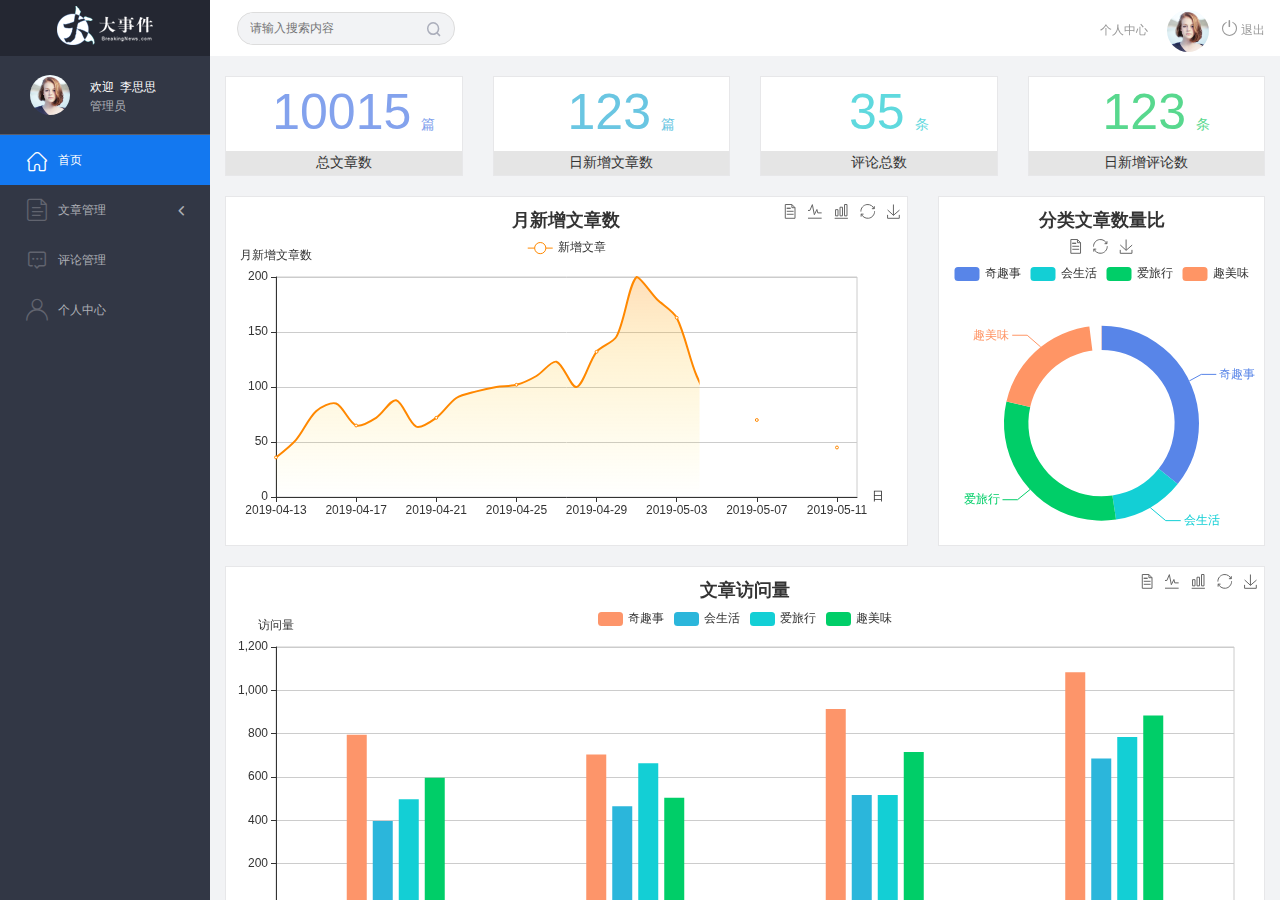
<file: initcode/web_back/index.html>
<!DOCTYPE html>
<html lang="en">

<head>
    <meta charset="UTF-8">
    <meta name="viewport" content="width=device-width, initial-scale=1.0">
    <meta http-equiv="X-UA-Compatible" content="ie=edge">
    <title>大事件-后台首页</title>
    <link rel="stylesheet" href="js/bootstrap/css/bootstrap.min.css">
    <link rel="stylesheet" href="css/reset.css">
    <link rel="stylesheet" href="css/iconfont.css">
    <link rel="stylesheet" href="css/main.css">
    <script src="js/jquery-1.12.4.min.js"></script>
</head>

<body>
    <div class="sider">
        <a href="#" class="logo"><img src="images/logo02.png" alt="logo"></a>
        <div class="user_info">
            <img src="images/2.jpg" alt="person">
            <span>欢迎&nbsp;&nbsp;李思思</span>
            <b>管理员</b>
        </div>
        <div class="menu">
            <div class="level01 active"><a href="main_count.html" target="main_frame"><i class="iconfont icon-yidiandiantubiao04"></i><span>首页</span></a></div>
            <div class="level01"><a href="#"><i class="iconfont icon-icon-article"></i><span>文章管理</span><b
                        class="iconfont icon-arrowdownl"></b></a></div>
            <ul class="level02">
                <li><a href="article_list.html" target="main_frame"><i class="iconfont icon-previewright"></i><span>文章列表</span></a></li>
                <li><a href="article_release.html" target="main_frame"><i class="iconfont icon-previewright"></i><span>发表文章</span></a></li>
                <li><a  href="article_category.html" target="main_frame"><i class="iconfont icon-previewright"></i><span>文章类别管理</span></a></li>
            </ul>

            <div class="level01"><a href="comment_list.html" target="main_frame"><i class="iconfont icon-comment"></i><span>评论管理</span></a></div>
            <div class="level01"><a  href="user.html" target="main_frame"><i class="iconfont icon-user"></i><span>个人中心</span></a></div>
        </div>
    </div>

    <div class="header_bar">        
        <form class="search_form">
            <input type="text" placeholder="请输入搜索内容">
            <i class="iconfont icon-search"></i>
        </form>
        <div class="user_center_link">
            <a href="user.html" onclick="setMenu(3,0)" target="main_frame">个人中心</a>
            <img src="images/2.jpg" alt="person">
            <a href="#"><i class="iconfont icon-tuichu"></i> 退出</a>
        </div>
    </div>

    <div class="main" id="main_body">
        <iframe src="main_count.html" frameborder="0" id="main_frame" name="main_frame" frameborder="0" scrolling="auto"></iframe>
    </div>



    <script>
        var $level01 = $('.level01');
        var $subli = $('.level02 li')
        $level01.click(function(){
            $level01.not($(this)).removeClass('active');
            $(this).addClass('active');

            if($(this).next().hasClass('level02')){
                $(this).next().slideToggle();
                $(this).find('b').toggleClass('rotate0');
            }else{
                $subli.removeClass('active'); 
            }
        })

        $subli.click(function(){
            $subli.not($(this)).removeClass('active');
            $(this).addClass('active');

            if(!$(this).parent().prev().hasClass('active')){
                $level01.removeClass('active');
                $(this).parent().prev().addClass('active');
            }
        })

        function resizeFrame(){
            var frame_w = $('#main_body').outerWidth();
			var frame_h = $('#main_body').outerHeight();
			$('#main_frame').css({'width':frame_w,'height':frame_h});
        }

        resizeFrame();

        $(window).resize(function(){
            resizeFrame();
        })


        function setMenu(m,n){
           $level01.eq(m).addClass('active').siblings().not('.level02').removeClass('active');
           if(m!=1){              
              $('.level02').slideUp(); 
           }else{
              $('.level02').slideDown();
              $('.level02').children().eq(n).addClass('active').siblings().removeClass('active');
           }
        }

    </script>

</body>
</html>
</file>
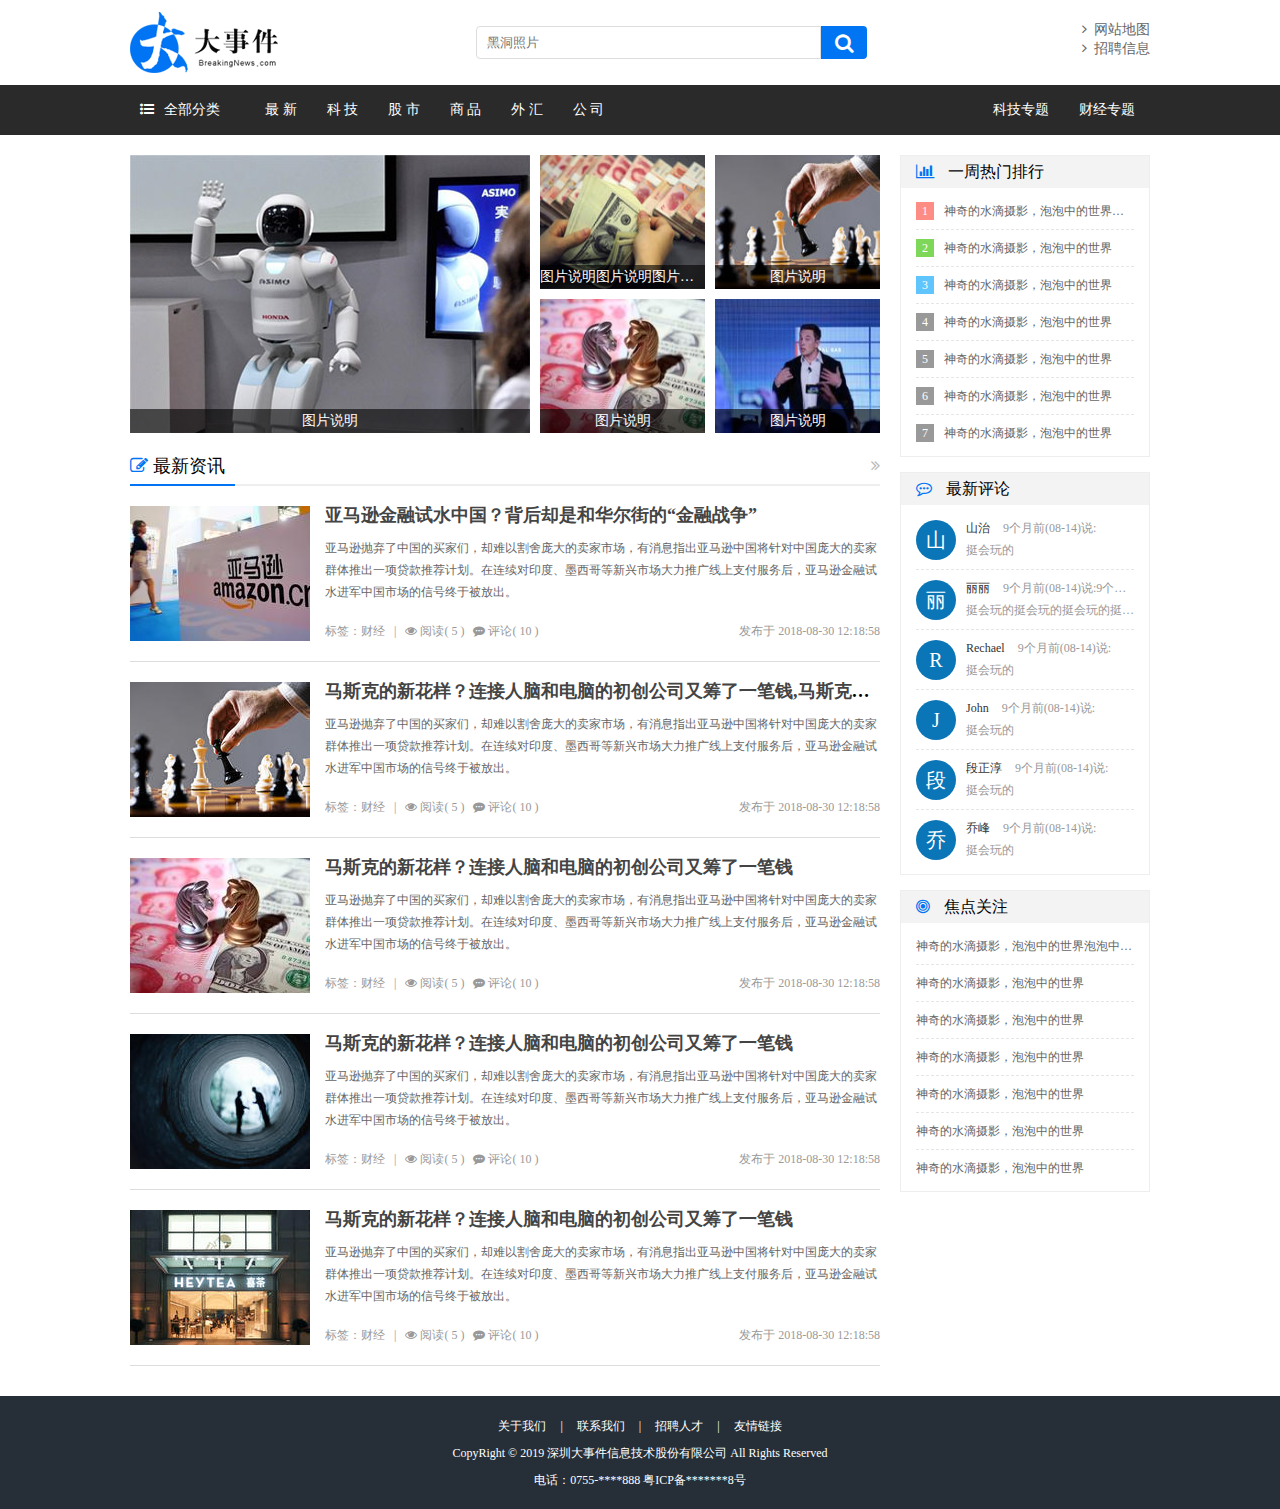
<file: initcode/web_front/index.html>
<!DOCTYPE html>
<html lang="en">

<head>
    <meta charset="UTF-8">
    <meta name="viewport" content="width=device-width, initial-scale=1.0">
    <meta http-equiv="X-UA-Compatible" content="ie=edge">
    <title>大事件-首页</title>
    <link rel="stylesheet" href="css/reset.css">
    <link rel="stylesheet" href="css/font-awesome.min.css">
    <link rel="stylesheet" href="css/main.css">
</head>

<body>
    <div class="header">
        <a href="#" class="logo fl"><img src="images/logo.png" alt="logo"></a>
        <div class="search_form fl">
            <input type="text" class="search_txt" placeholder="黑洞照片">
            <button class="search_btn"><i class="fa fa-search"></i></button>
        </div>
        <div class="link_info fr">
            <a href="#"><i class="fa fa-angle-right"></i>&nbsp;&nbsp;网站地图</a><br>
            <a href="#"><i class="fa fa-angle-right"></i>&nbsp;&nbsp;招聘信息</a>
        </div>
    </div>

    <div class="menu_con">
        <div class="menu">
            <div class="menu_collapse fl">
                <a href="javascript:;" class="level_one"><i class="fa fa-list-ul"></i>全部分类</a>
                <ul class="level_two">
                    <li class="up"></li>
                    <li><a href="#">最 新</a></li>
                    <li><a href="#">科 技</a></li>
                    <li><a href="#">股 市</a></li>
                    <li><a href="#">商 品</a></li>
                    <li><a href="#">外 汇</a></li>
                    <li><a href="#">公 司</a></li>
                </ul>
            </div>
            <ul class="left_menu fl">
                <li><a href="#">最 新</a></li>
                <li><a href="#">科 技</a></li>
                <li><a href="#">股 市</a></li>
                <li><a href="#">商 品</a></li>
                <li><a href="#">外 汇</a></li>
                <li><a href="#">公 司</a></li>
            </ul>
            <ul class="right_menu fr">
                <li><a href="#">科技专题</a></li>
                <li><a href="#">财经专题</a></li>
            </ul>
        </div>
    </div>

    <div class="main_con clearfix">
        <div class="left_con">
            <ul class="focus_list">
                <li class="first">
                    <a href="#"><img src="images/pic01.jpg" alt=""></a>
                    <p>图片说明</p>
                </li>
                <li>
                    <a href="#"><img src="images/pic02.jpg" alt=""></a>
                    <p>图片说明图片说明图片说明图片说明图片说明图片说明图片说明图片说明图片说明</p>
                </li>
                <li>
                    <a href="#"><img src="images/pic03.jpg" alt=""></a>
                    <p>图片说明</p>
                </li>
                <li>
                    <a href="#"><img src="images/pic05.jpg" alt=""></a>
                    <p>图片说明</p>
                </li>
                <li>
                    <a href="#"><img src="images/pic06.jpg" alt=""></a>
                    <p>图片说明</p>
                </li>
            </ul>

            <div class="common_title">
                <h3><i class="fa fa-edit"></i> 最新资讯</h3>
                <a href="#" class="more"><i class="fa fa-angle-double-right"></i></a>
            </div>

            <div class="common_news_list">
                <a href="#" class="list_pic"><img src="images/pic09.jpg" alt=""></a>
                <h4><a href="#">亚马逊金融试水中国？背后却是和华尔街的“金融战争” </a></h4>
                <p>亚马逊抛弃了中国的买家们，却难以割舍庞大的卖家市场，有消息指出亚马逊中国将针对中国庞大的卖家群体推出一项贷款推荐计划。在连续对印度、墨西哥等新兴市场大力推广线上支付服务后，亚马逊金融试水进军中国市场的信号终于被放出。
                </p>
                <div class="new_info">
                    <span>标签：财经&nbsp;&nbsp;&nbsp;|&nbsp;&nbsp;&nbsp;<i class="fa fa-eye"></i>&nbsp;阅读( 5
                        )&nbsp;&nbsp;&nbsp;<i class="fa fa-commenting"></i>&nbsp;评论( 10 )</span>
                    <b>发布于 2018-08-30 12:18:58</b>
                </div>
            </div>

            <div class="common_news_list">
                <a href="#" class="list_pic"><img src="images/pic03.jpg" alt=""></a>
                <h4><a href="#">马斯克的新花样？连接人脑和电脑的初创公司又筹了一笔钱,马斯克的新花样？连接人脑和电脑的初创公司又筹了一笔钱</a></h4>
                <p>亚马逊抛弃了中国的买家们，却难以割舍庞大的卖家市场，有消息指出亚马逊中国将针对中国庞大的卖家群体推出一项贷款推荐计划。在连续对印度、墨西哥等新兴市场大力推广线上支付服务后，亚马逊金融试水进军中国市场的信号终于被放出。
                </p>
                <div class="new_info">
                    <span>标签：财经&nbsp;&nbsp;&nbsp;|&nbsp;&nbsp;&nbsp;<i class="fa fa-eye"></i>&nbsp;阅读( 5
                        )&nbsp;&nbsp;&nbsp;<i class="fa fa-commenting"></i>&nbsp;评论( 10 )</span>
                    <b>发布于 2018-08-30 12:18:58</b>
                </div>
            </div>

            <div class="common_news_list">
                <a href="#" class="list_pic"><img src="images/pic05.jpg" alt=""></a>
                <h4><a href="#">马斯克的新花样？连接人脑和电脑的初创公司又筹了一笔钱</a></h4>
                <p>亚马逊抛弃了中国的买家们，却难以割舍庞大的卖家市场，有消息指出亚马逊中国将针对中国庞大的卖家群体推出一项贷款推荐计划。在连续对印度、墨西哥等新兴市场大力推广线上支付服务后，亚马逊金融试水进军中国市场的信号终于被放出。
                </p>
                <div class="new_info">
                    <span>标签：财经&nbsp;&nbsp;&nbsp;|&nbsp;&nbsp;&nbsp;<i class="fa fa-eye"></i>&nbsp;阅读( 5
                        )&nbsp;&nbsp;&nbsp;<i class="fa fa-commenting"></i>&nbsp;评论( 10 )</span>
                    <b>发布于 2018-08-30 12:18:58</b>
                </div>
            </div>

            <div class="common_news_list">
                <a href="#" class="list_pic"><img src="images/pic07.jpg" alt=""></a>
                <h4><a href="#">马斯克的新花样？连接人脑和电脑的初创公司又筹了一笔钱</a></h4>
                <p>亚马逊抛弃了中国的买家们，却难以割舍庞大的卖家市场，有消息指出亚马逊中国将针对中国庞大的卖家群体推出一项贷款推荐计划。在连续对印度、墨西哥等新兴市场大力推广线上支付服务后，亚马逊金融试水进军中国市场的信号终于被放出。
                </p>
                <div class="new_info">
                    <span>标签：财经&nbsp;&nbsp;&nbsp;|&nbsp;&nbsp;&nbsp;<i class="fa fa-eye"></i>&nbsp;阅读( 5
                        )&nbsp;&nbsp;&nbsp;<i class="fa fa-commenting"></i>&nbsp;评论( 10 )</span>
                    <b>发布于 2018-08-30 12:18:58</b>
                </div>
            </div>

            <div class="common_news_list">
                <a href="#" class="list_pic"><img src="images/pic10.jpg" alt=""></a>
                <h4><a href="#">马斯克的新花样？连接人脑和电脑的初创公司又筹了一笔钱</a></h4>
                <p>亚马逊抛弃了中国的买家们，却难以割舍庞大的卖家市场，有消息指出亚马逊中国将针对中国庞大的卖家群体推出一项贷款推荐计划。在连续对印度、墨西哥等新兴市场大力推广线上支付服务后，亚马逊金融试水进军中国市场的信号终于被放出。
                </p>
                <div class="new_info">
                    <span>标签：财经&nbsp;&nbsp;&nbsp;|&nbsp;&nbsp;&nbsp;<i class="fa fa-eye"></i>&nbsp;阅读( 5
                        )&nbsp;&nbsp;&nbsp;<i class="fa fa-commenting"></i>&nbsp;评论( 10 )</span>
                    <b>发布于 2018-08-30 12:18:58</b>
                </div>
            </div>

        </div>
        <div class="right_con">
            <div class="common_wrap">
                <h3><i class="fa fa-bar-chart"></i> 一周热门排行</h3>
                <ul class="content_list">
                    <li><span class="first">1</span><a href="#">神奇的水滴摄影，泡泡中的世界泡泡中的世界</a></li>
                    <li><span class="second">2</span><a href="#">神奇的水滴摄影，泡泡中的世界</a></li>
                    <li><span class="third">3</span><a href="#">神奇的水滴摄影，泡泡中的世界</a></li>
                    <li><span>4</span><a href="#">神奇的水滴摄影，泡泡中的世界</a></li>
                    <li><span>5</span><a href="#">神奇的水滴摄影，泡泡中的世界</a></li>
                    <li><span>6</span><a href="#">神奇的水滴摄影，泡泡中的世界</a></li>
                    <li><span>7</span><a href="#">神奇的水滴摄影，泡泡中的世界</a></li>
                </ul>
            </div>
            <div class="common_wrap">
                <h3><i class="fa fa-commenting-o"></i> 最新评论</h3>
                <ul class="content_list comment_list">
                    <li>
                        <span>山</span>
                        <b><em>山治</em> 9个月前(08-14)说:</b>
                        <strong>挺会玩的</strong>
                    </li>
                    <li>
                        <span>丽</span>
                        <b><em>丽丽</em> 9个月前(08-14)说:9个月前(08-14)说:9个月前(08-14)说:</b>
                        <strong>挺会玩的挺会玩的挺会玩的挺会玩的</strong>
                    </li>
                    <li>
                        <span>R</span>
                        <b><em>Rechael</em> 9个月前(08-14)说:</b>
                        <strong>挺会玩的</strong>
                    </li>
                    <li>
                        <span>J</span>
                        <b><em>John</em> 9个月前(08-14)说:</b>
                        <strong>挺会玩的</strong>
                    </li>
                    <li>
                        <span>段</span>
                        <b><em>段正淳</em> 9个月前(08-14)说:</b>
                        <strong>挺会玩的</strong>
                    </li>
                    <li>
                        <span>乔</span>
                        <b><em>乔峰</em> 9个月前(08-14)说:</b>
                        <strong>挺会玩的</strong>
                    </li>
                </ul>
            </div>
            <div class="common_wrap">
                <h3><i class="fa fa-bullseye"></i> 焦点关注</h3>
                <ul class="content_list guanzhu_list">
                    <li><a href="#">神奇的水滴摄影，泡泡中的世界泡泡中的世界</a></li>
                    <li><a href="#">神奇的水滴摄影，泡泡中的世界</a></li>
                    <li><a href="#">神奇的水滴摄影，泡泡中的世界</a></li>
                    <li><a href="#">神奇的水滴摄影，泡泡中的世界</a></li>
                    <li><a href="#">神奇的水滴摄影，泡泡中的世界</a></li>
                    <li><a href="#">神奇的水滴摄影，泡泡中的世界</a></li>
                    <li><a href="#">神奇的水滴摄影，泡泡中的世界</a></li>
                </ul>
            </div>
        </div>
    </div>

    <div class="footer clearfix">
        <div class="foot_link">
            <a href="#">关于我们</a>
            <span>|</span>
            <a href="#">联系我们</a>
            <span>|</span>
            <a href="#">招聘人才</a>
            <span>|</span>
            <a href="#">友情链接</a>		
        </div>
        <p>CopyRight © 2019 深圳大事件信息技术股份有限公司   All Rights Reserved</p>
        <p>电话：0755-****888    粤ICP备*******8号</p>
    </div>

</body>

</html>
</file>
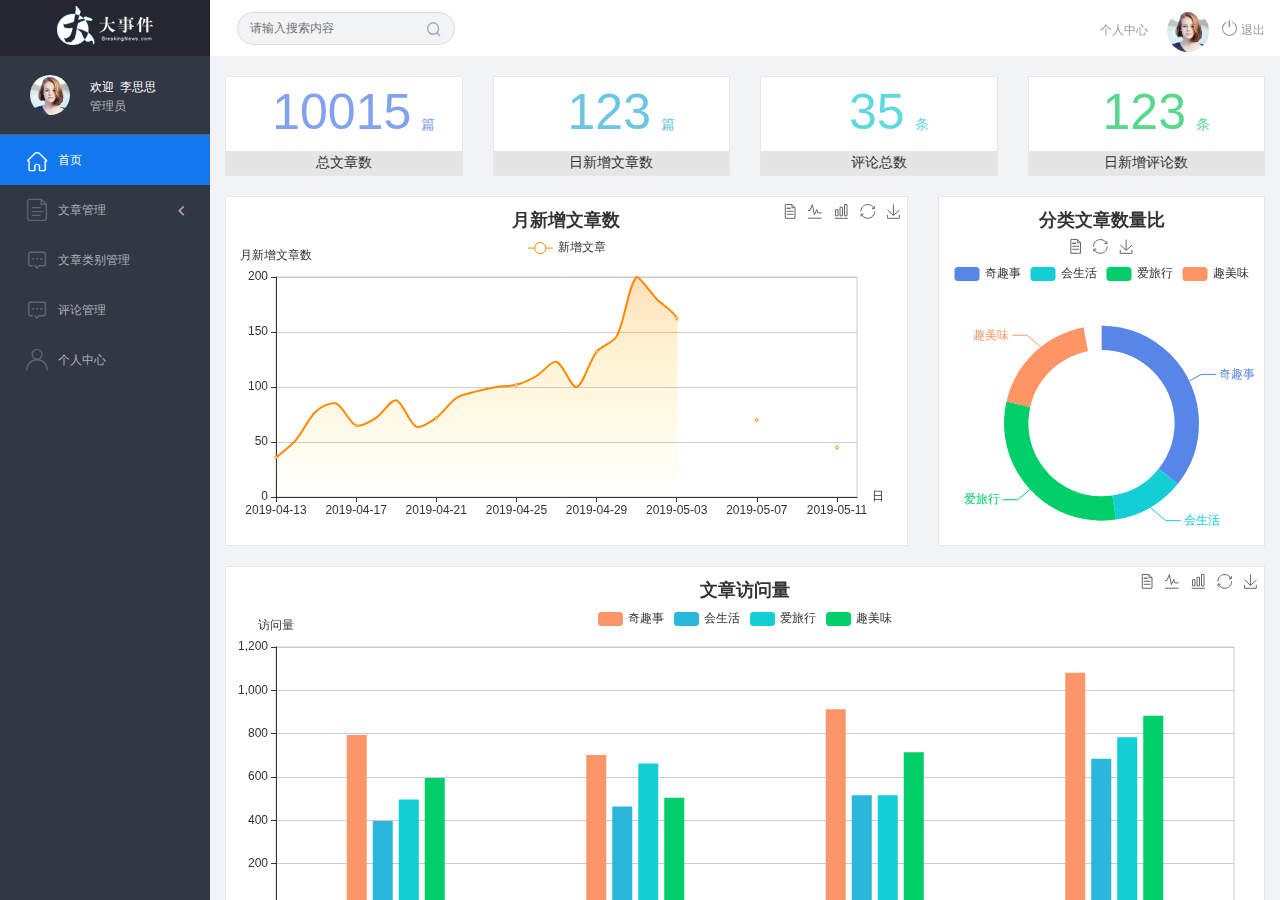
<file: source/web_back/index.html>
<!DOCTYPE html>
<html lang="en">

<head>
    <meta charset="UTF-8">
    <meta name="viewport" content="width=device-width, initial-scale=1.0">
    <meta http-equiv="X-UA-Compatible" content="ie=edge">
    <title>大事件-后台首页</title>
    <link rel="stylesheet" href="js/bootstrap/css/bootstrap.min.css">
    <link rel="stylesheet" href="css/reset.css">
    <link rel="stylesheet" href="css/iconfont.css">
    <link rel="stylesheet" href="css/main.css">
    
</head>

<body>
    <div class="sider">
        <a href="./index.html" class="logo"><img src="images/logo02.png" alt="logo"></a>
        <div class="user_info">
            <img class="userImg" src="images/2.jpg" alt="person">
            <span>欢迎&nbsp;&nbsp;<i id="userName" style="font-style: normal;">李思思</i></span>
            <b>管理员</b>
        </div>
        <div class="menu">
            <div class="level01 active"><a href="main_count.html" target="main_frame"><i class="iconfont icon-yidiandiantubiao04"></i><span>首页</span></a></div>
            <div class="level01"><a href="#"><i class="iconfont icon-icon-article"></i><span>文章管理</span><b
                        class="iconfont icon-arrowdownl"></b></a></div>
            <ul class="level02">
                <li><a href="article_list.html" target="main_frame"><i class="iconfont icon-previewright"></i><span>文章列表</span></a></li>
                <li><a href="article_release.html" target="main_frame"><i class="iconfont icon-previewright"></i><span>发表文章</span></a></li>
            </ul>
            <div></div>
            <div class="level01"><a href="article_category.html" target="main_frame"><i class="iconfont icon-comment"></i><span>文章类别管理</span></a></div>
            <div class="level01"><a href="comment_list.html" target="main_frame"><i class="iconfont icon-comment"></i><span>评论管理</span></a></div>
            <div class="level01"><a  href="user.html" target="main_frame"><i class="iconfont icon-user"></i><span>个人中心</span></a></div>
        </div>
    </div>

    <div class="header_bar">        
        <form class="search_form">
            <input type="text" placeholder="请输入搜索内容">
            <i class="iconfont icon-search"></i>
        </form>
        <div class="user_center_link">
            <a href="user.html" onclick="setMenu(3,0)" target="main_frame">个人中心</a>
            <img class="userImg" src="images/2.jpg" alt="person">
            <a href="javascript:;" id="btnLogout"><i class="iconfont icon-tuichu"></i> 退出</a>
        </div>
    </div>

    <div class="main" id="main_body">
        <iframe src="main_count.html" frameborder="0" id="main_frame" name="main_frame" frameborder="0" scrolling="auto"></iframe>
    </div>
    <script src="js/jquery-1.12.4.min.js"></script>
    <script>
        var $level01 = $('.level01');
        var $subli = $('.level02 li')
        $level01.click(function(){
            $level01.not($(this)).removeClass('active');
            $(this).addClass('active');

            if($(this).next().hasClass('level02')){
                $(this).next().slideToggle();
                $(this).find('b').toggleClass('rotate0');
            }else{
                $subli.removeClass('active'); 
            }
        })

        $subli.click(function(){
            $subli.not($(this)).removeClass('active');
            $(this).addClass('active');

            if(!$(this).parent().prev().hasClass('active')){
                $level01.removeClass('active');
                $(this).parent().prev().addClass('active');
            }
        })

        function resizeFrame(){
            var frame_w = $('#main_body').outerWidth();
			var frame_h = $('#main_body').outerHeight();
			$('#main_frame').css({'width':frame_w,'height':frame_h});
        }

        resizeFrame();

        $(window).resize(function(){
            resizeFrame();
        })


        function setMenu(m,n){
           $level01.eq(m).addClass('active').siblings().not('.level02').removeClass('active');
           if(m!=1){              
              $('.level02').slideUp(); 
           }else{
              $('.level02').slideDown();
              $('.level02').children().eq(n).addClass('active').siblings().removeClass('active');
           }
        }

    </script>
    <script src="./js/utils/config.js"></script>
    <script src="./js/utils/user.js"></script>
    <script>
        // 获取并显示用户的信息
        user.getInfo().then(function(res){
            // 期望是：user.getInfo只负责去发请求，取数据(不负责如何加工数据)。
            // 取数据回来传给res这个参数,并执行回调函数
            console.log(res)
            if(res.code === 200){
                $(".userImg").prop('src', res.data.user_pic)
                $('#userName').text(res.data.nickname)
            }
        })


        // 用户退出
        $('#btnLogout').click(function() {
            // $.post(地址，参数，回调)
            user.logout().then(function(res){
                console.log(res)
                if(res.code === 200){
                    // 退出, 回到登陆页
                    window.location.href = "./login.html"
                } 
            })
        })
    </script>
</body>
</html>
</file>
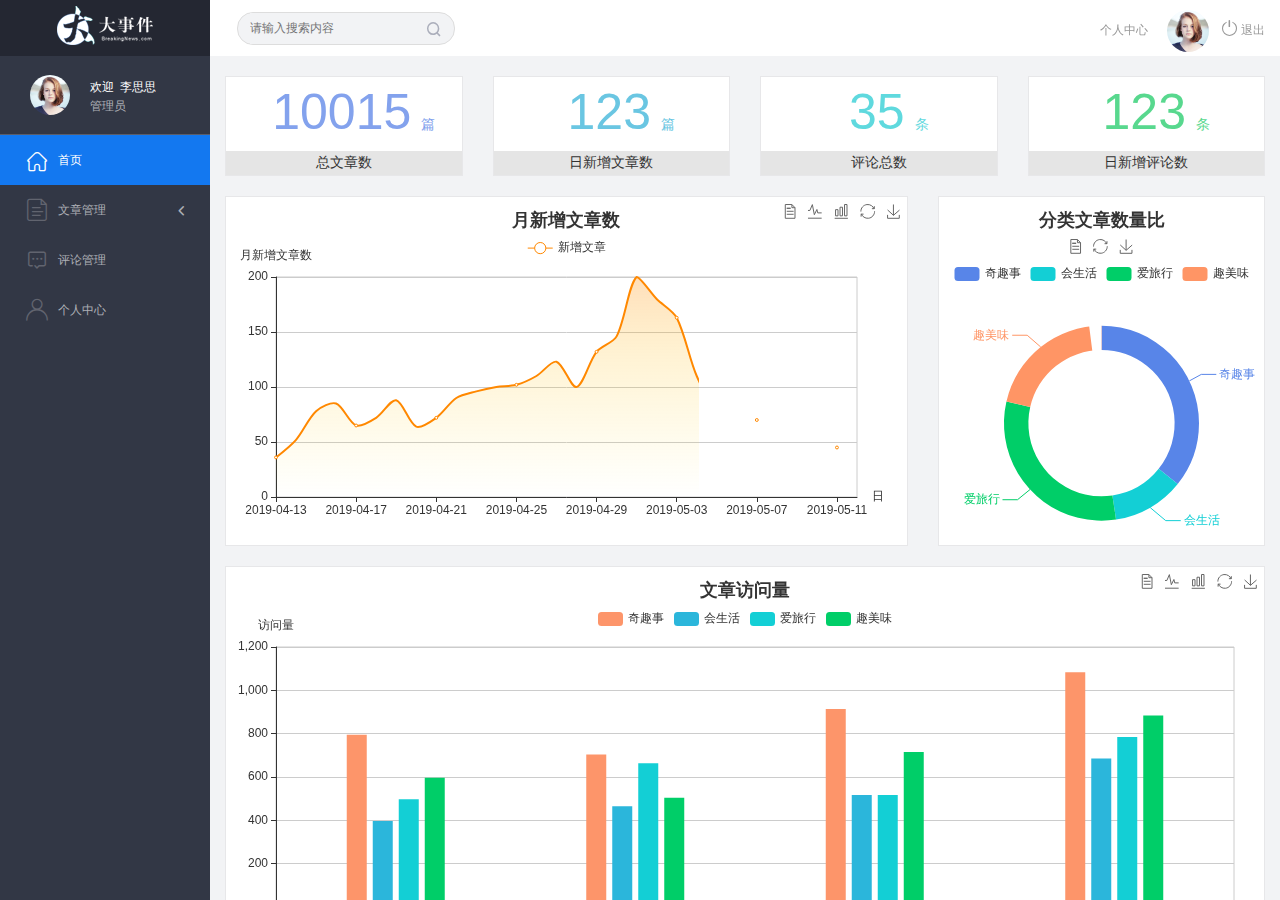
<file: source/bigevent/web_back/index.html>
<!DOCTYPE html>
<html lang="en">

<head>
    <meta charset="UTF-8">
    <meta name="viewport" content="width=device-width, initial-scale=1.0">
    <meta http-equiv="X-UA-Compatible" content="ie=edge">
    <title>大事件-后台首页</title>
    <link rel="stylesheet" href="js/bootstrap/css/bootstrap.min.css">
    <link rel="stylesheet" href="css/reset.css">
    <link rel="stylesheet" href="css/iconfont.css">
    <link rel="stylesheet" href="css/main.css">
    
</head>

<body>
    <div class="sider">
        <a href="#" class="logo"><img src="images/logo02.png" alt="logo"></a>
        <div class="user_info">
            <img class="userImg" src="images/2.jpg" alt="person">
            <span>欢迎&nbsp;&nbsp;<i id="userName" style="font-style: normal;">李思思</i></span>
            <b>管理员</b>
        </div>
        <div class="menu">
            <div class="level01 active"><a href="main_count.html" target="main_frame"><i class="iconfont icon-yidiandiantubiao04"></i><span>首页</span></a></div>
            <div class="level01"><a href="#"><i class="iconfont icon-icon-article"></i><span>文章管理</span><b
                        class="iconfont icon-arrowdownl"></b></a></div>
            <ul class="level02">
                <li><a href="article_list.html" target="main_frame"><i class="iconfont icon-previewright"></i><span>文章列表</span></a></li>
                <li><a href="article_release.html" target="main_frame"><i class="iconfont icon-previewright"></i><span>发表文章</span></a></li>
                <li><a  href="article_category.html" target="main_frame"><i class="iconfont icon-previewright"></i><span>文章类别管理</span></a></li>
            </ul>

            <div class="level01"><a href="comment_list.html" target="main_frame"><i class="iconfont icon-comment"></i><span>评论管理</span></a></div>
            <div class="level01"><a  href="user.html" target="main_frame"><i class="iconfont icon-user"></i><span>个人中心</span></a></div>
        </div>
    </div>

    <div class="header_bar">        
        <form class="search_form">
            <input type="text" placeholder="请输入搜索内容">
            <i class="iconfont icon-search"></i>
        </form>
        <div class="user_center_link">
            <a href="user.html" onclick="setMenu(3,0)" target="main_frame">个人中心</a>
            <img class="userImg" src="images/2.jpg" alt="person">
            <a href="javascript:;" id="btnLogout"><i class="iconfont icon-tuichu"></i> 退出</a>
        </div>
    </div>

    <div class="main" id="main_body">
        <iframe src="main_count.html" frameborder="0" id="main_frame" name="main_frame" frameborder="0" scrolling="auto"></iframe>
    </div>
    <script src="js/jquery-1.12.4.min.js"></script>
    <script>
        var $level01 = $('.level01');
        var $subli = $('.level02 li')
        $level01.click(function(){
            $level01.not($(this)).removeClass('active');
            $(this).addClass('active');

            if($(this).next().hasClass('level02')){
                $(this).next().slideToggle();
                $(this).find('b').toggleClass('rotate0');
            }else{
                $subli.removeClass('active'); 
            }
        })

        $subli.click(function(){
            $subli.not($(this)).removeClass('active');
            $(this).addClass('active');

            if(!$(this).parent().prev().hasClass('active')){
                $level01.removeClass('active');
                $(this).parent().prev().addClass('active');
            }
        })

        function resizeFrame(){
            var frame_w = $('#main_body').outerWidth();
			var frame_h = $('#main_body').outerHeight();
			$('#main_frame').css({'width':frame_w,'height':frame_h});
        }

        resizeFrame();

        $(window).resize(function(){
            resizeFrame();
        })


        function setMenu(m,n){
           $level01.eq(m).addClass('active').siblings().not('.level02').removeClass('active');
           if(m!=1){              
              $('.level02').slideUp(); 
           }else{
              $('.level02').slideDown();
              $('.level02').children().eq(n).addClass('active').siblings().removeClass('active');
           }
        }

    </script>
    <script src="./js/utils/config.js"></script>
    <script src="./js/utils/user.js"></script>
    <script>
        // $.ajax({
        //     success:function(res){

        //     }
        // })
        // 获取并显示用户的信息
        user.getInfo(function(res){
            // 期望是：user.getInfo只负责去发请求，取数据(不负责如何加工数据)。
            // 取数据回来传给res这个参数,并执行回调函数
            console.log(res)
            if(res.code === 200){
                $(".userImg").prop('src', res.data.user_pic)
                $('#userName').text(res.data.nickname)
            }
        })


        // 用户退出
        $('#btnLogout').click(function() {
            // $.post(地址，参数，回调)
            user.logout(function(res){
                console.log(res)
                if(res.code === 200){
                    // 退出, 回到登陆页
                    window.location.href = "./login.html"
                } 
            })
        })
    </script>
</body>
</html>
</file>
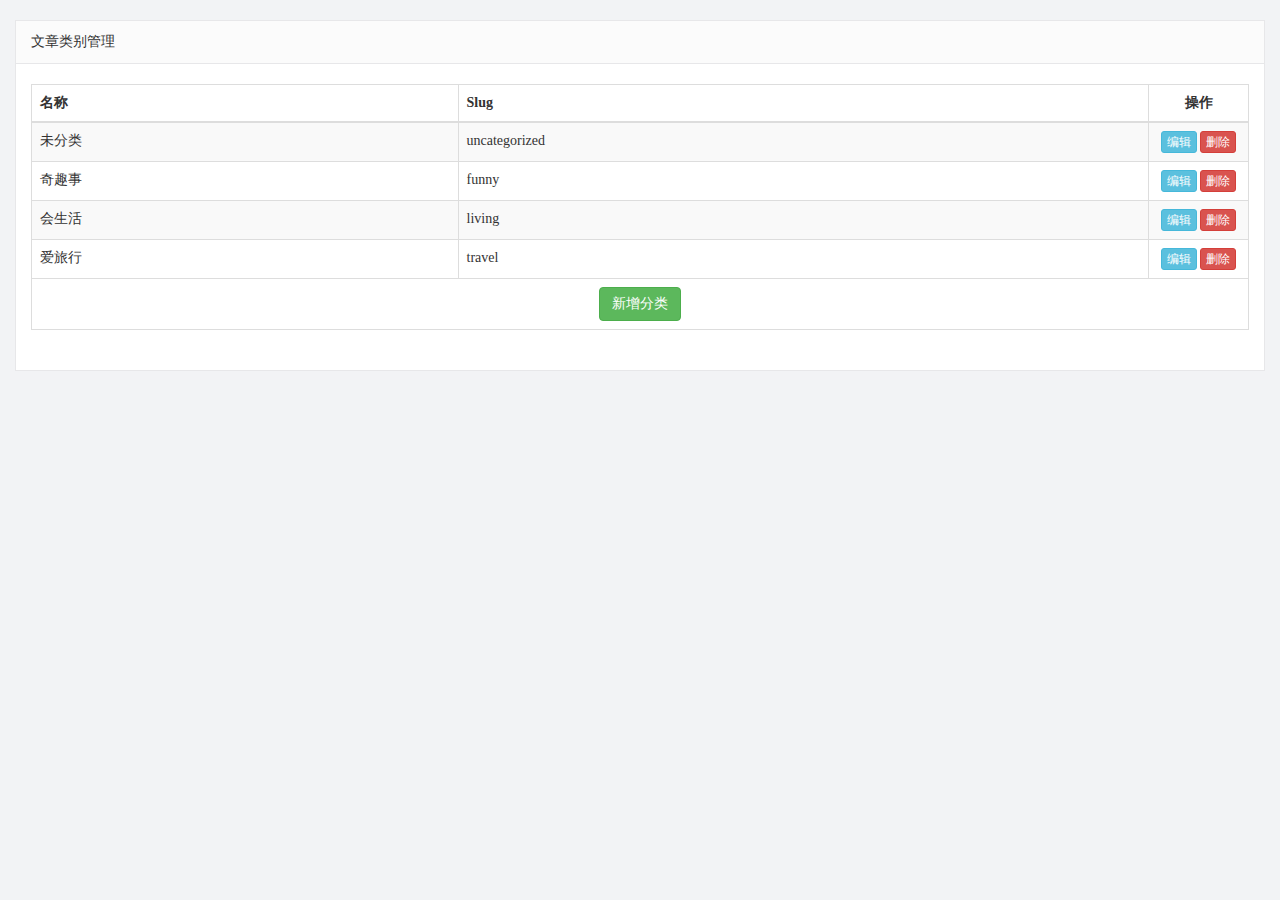
<file: initcode/web_back/article_category.html>
<!DOCTYPE html>
<html lang="en">

<head>
    <meta charset="UTF-8">
    <meta name="viewport" content="width=device-width, initial-scale=1.0">
    <meta http-equiv="X-UA-Compatible" content="ie=edge">
    <title>文章列表</title>
    <link rel="stylesheet" href="js/bootstrap/css/bootstrap.min.css">
    <link rel="stylesheet" href="css/reset.css">
    <link rel="stylesheet" href="css/iconfont.css">
    <link rel="stylesheet" href="css/main.css">
    <script src="js/jquery-1.12.4.min.js"></script>
    <script src="js/bootstrap/js/bootstrap.min.js"></script>
</head>

<body>
    <div class="container-fluid">
        <div class="common_title">
            文章类别管理
        </div>
        <div class="container-fluid common_con">
            <table class="table table-striped table-bordered table-hover mp20 category_table">
                <thead>
                    <tr>
                        <th>名称</th>
                        <th>Slug</th>
                        <th class="text-center" width="100">操作</th>
                    </tr>
                </thead>
                <tbody>
                    <tr>
                        <td>未分类</td>
                        <td>uncategorized</td>
                        <td class="text-center">
                            <a href="javascript:editTr({&quot;id&quot;:&quot;1&quot;,&quot;slug&quot;:&quot;uncategorized&quot;,&quot;name&quot;:&quot;未分类&quot;});"
                                class="btn btn-info btn-xs">编辑</a>
                            <a href="javascript:deleteTr( 1 );" class="btn btn-danger btn-xs">删除</a>
                        </td>
                    </tr>

                    <tr>
                        <td>奇趣事</td>
                        <td>funny</td>
                        <td class="text-center">
                            <a href="javascript:editTr({&quot;id&quot;:&quot;2&quot;,&quot;slug&quot;:&quot;funny&quot;,&quot;name&quot;:&quot;奇趣事&quot;});"
                                class="btn btn-info btn-xs">编辑</a>
                            <a href="javascript:deleteTr( 2 );" class="btn btn-danger btn-xs">删除</a>
                        </td>
                    </tr>

                    <tr>
                        <td>会生活</td>
                        <td>living</td>
                        <td class="text-center">
                            <a href="javascript:editTr({&quot;id&quot;:&quot;3&quot;,&quot;slug&quot;:&quot;living&quot;,&quot;name&quot;:&quot;会生活&quot;});"
                                class="btn btn-info btn-xs">编辑</a>
                            <a href="javascript:deleteTr( 3 );" class="btn btn-danger btn-xs">删除</a>
                        </td>
                    </tr>

                    <tr>
                        <td>爱旅行</td>
                        <td>travel</td>
                        <td class="text-center">
                            <a href="javascript:editTr({&quot;id&quot;:&quot;4&quot;,&quot;slug&quot;:&quot;travel&quot;,&quot;name&quot;:&quot;爱旅行&quot;});"
                                class="btn btn-info btn-xs">编辑</a>
                            <a href="javascript:deleteTr( 4 );" class="btn btn-danger btn-xs">删除</a>
                        </td>
                    </tr>
                </tbody>
                <tfoot>
                    <tr>
                        <td colspan="3" class="text-center">
                            <a href="#" class="btn btn-success" data-toggle="modal" data-target="#addModal">新增分类</a>
                        </td>
                    </tr>
                </tfoot>
            </table>
        </div>
    </div>

    <div class="modal fade" id="addModal" >
        <div class="modal-dialog" role="document">
          <div class="modal-content">
            <div class="modal-header">
              <button type="button" class="close" data-dismiss="modal" aria-label="Close"></button>
              <h4 class="modal-title">新增分类</h4>
            </div>
            <div class="modal-body">
              <form>
                <div class="form-group">
                  <label for="recipient-name" class="control-label">分类名称:</label>
                  <input type="text" class="form-control" id="recipient-name">
                </div>
                <div class="form-group">
                  <label for="message-text" class="control-label">分类别名:</label>
                  <input type="text" class="form-control" id="recipient-name">
                </div>
              </form>
            </div>
            <div class="modal-footer">
              <button type="button" class="btn btn-default" id="model_shutoff">关闭</button>
              <button type="button" class="btn btn-primary" id="model_add">新增</button>
            </div>
          </div>
        </div>
      </div>

      <script>
          $('#addModal').modal({
            show:false,
            backdrop:false
          });

          $('#model_shutoff').click(function(){
            alert('shutoff');
            $('#addModal').modal('hide');
          });

          $('#model_add').click(function(){
            alert('add');
            $('#addModal').modal('hide');
          });

          $('.category_table').delegate('a','click',function(){
              if($(this).hasClass('btn-info')){
                $('#addModal .modal-title').html('修改分类名称');
                $('#addModal').modal('show');
              }
          })      
      </script>

</body>

</html>
</file>
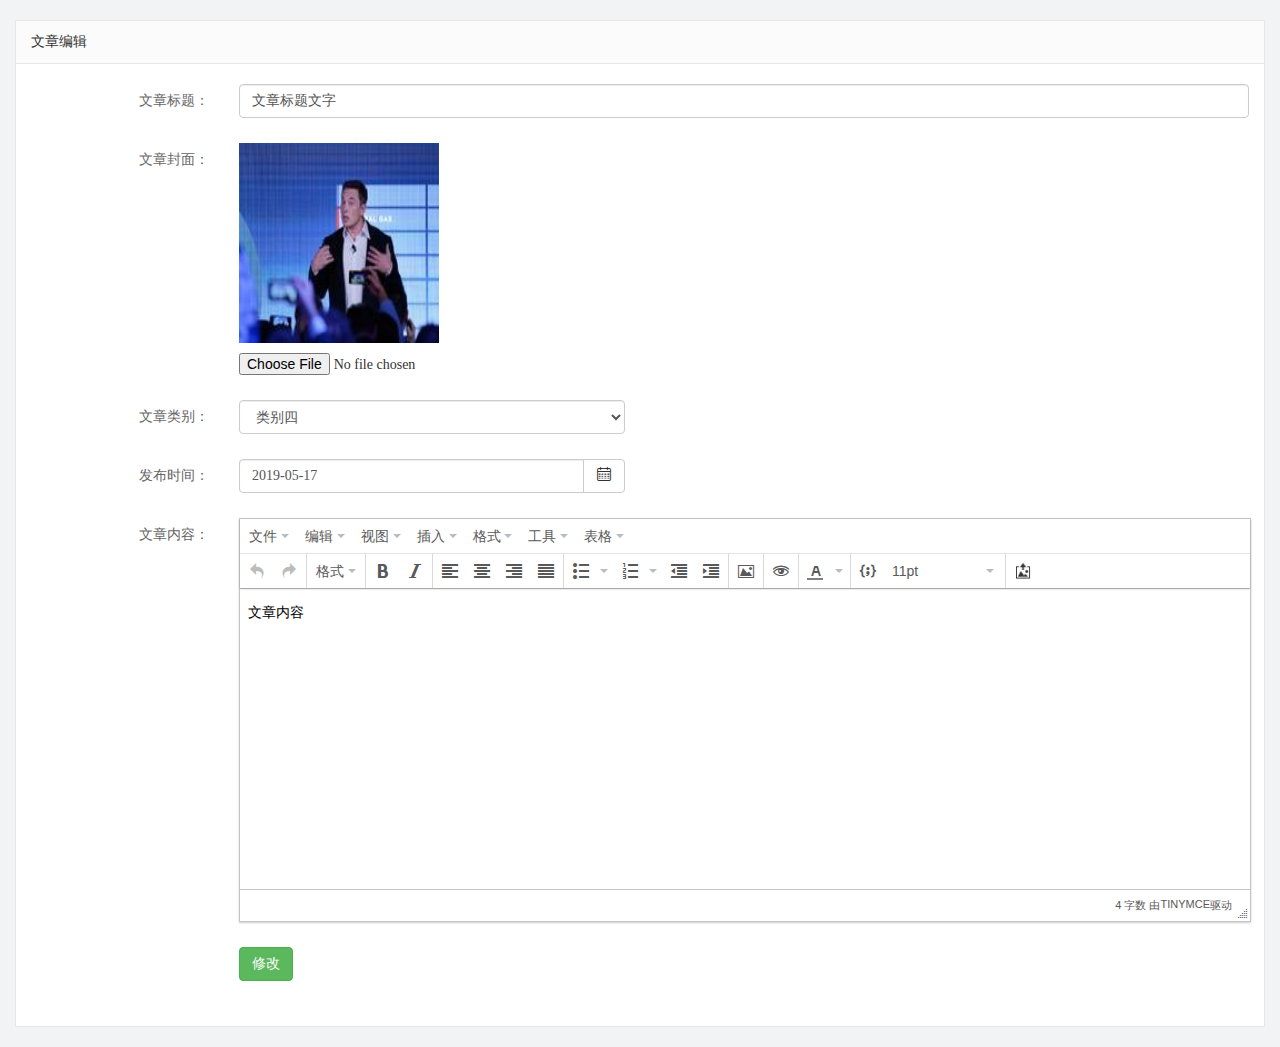
<file: initcode/web_back/article_edit.html>
<!DOCTYPE html>
<html lang="en">

<head>
    <meta charset="UTF-8">
    <meta name="viewport" content="width=device-width, initial-scale=1.0">
    <meta http-equiv="X-UA-Compatible" content="ie=edge">
    <title>文章列表</title>
    <link rel="stylesheet" href="js/bootstrap/css/bootstrap.min.css">
    <link rel="stylesheet" href="css/reset.css">
    <link rel="stylesheet" href="css/iconfont.css">
    <link rel="stylesheet" href="css/main.css">
    <link type="text/css" rel="stylesheet" href="js/jedate/css/jedate.css">
    <script src="js/jquery-1.12.4.min.js"></script>
    <script src="js/jedate/js/jedate.js"></script>
    <script src="js/tinymce/js/tinymce/tinymce.min.js"></script>
    <script src="js/tinymce/js/tinymce_setup.js"></script>
</head>

<body>
    <div class="container-fluid">
        <div class="common_title">
            文章编辑
        </div>
        <div class="container-fluid common_con">
            <form class="form-horizontal article_form">
                <div class="form-group">
                    <label for="inputEmail3" class="col-sm-2 control-label">文章标题：</label>
                    <div class="col-sm-10">
                        <input type="email" class="form-control" id="inputEmail3" value="文章标题文字">
                    </div>
                </div>
                <div class="form-group">
                    <label for="inputPassword3" class="col-sm-2 control-label">文章封面：</label>
                    <div class="col-sm-10">
                        <img src="images/pic06.jpg" class="article_cover">
                        <input type="file" id="exampleInputFile">
                    </div>
                </div>
                <div class="form-group">
                    <label for="inputEmail3" class="col-sm-2 control-label">文章类别：</label>
                    <div class="col-sm-4">
                        <select class="form-control">
                            <option>类别一</option>
                            <option>类别二</option>
                            <option>类别三</option>
                            <option selected>类别四</option>
                            <option>类别五</option>
                        </select>
                    </div>
                </div>
                <div class="form-group">
                    <label for="inputEmail3" class="col-sm-2 control-label">发布时间：</label>
                    <div class="col-sm-4">

                        <div class="input-group">
                            <input type="text" class="form-control" value="2019-05-17" id="dateinput">
                            <span class="input-group-btn">
                                <button class="btn btn-default" type="button"
                                    onclick="jeDate('#dateinput',{trigger:false,format: 'YYYY-MM-DD'})"><i
                                        class="iconfont icon-icondate"></i></button>
                            </span>
                        </div>
                    </div>
                </div>
                <div class="form-group">
                    <label for="inputEmail3" class="col-sm-2 control-label">文章内容：</label>
                    <div class="col-sm-10">
                        <input type="text" class="form-control" id="rich_content" name="content" placeholder="文章内容" value="文章内容">
                    </div>
                </div>
                <div class="form-group">
                    <div class="col-sm-offset-2 col-sm-10">
                        <button type="submit" class="btn btn-success">修改</button>
                    </div>
                </div>
            </form>
        </div>
    </div>

</body>

</html>
</file>
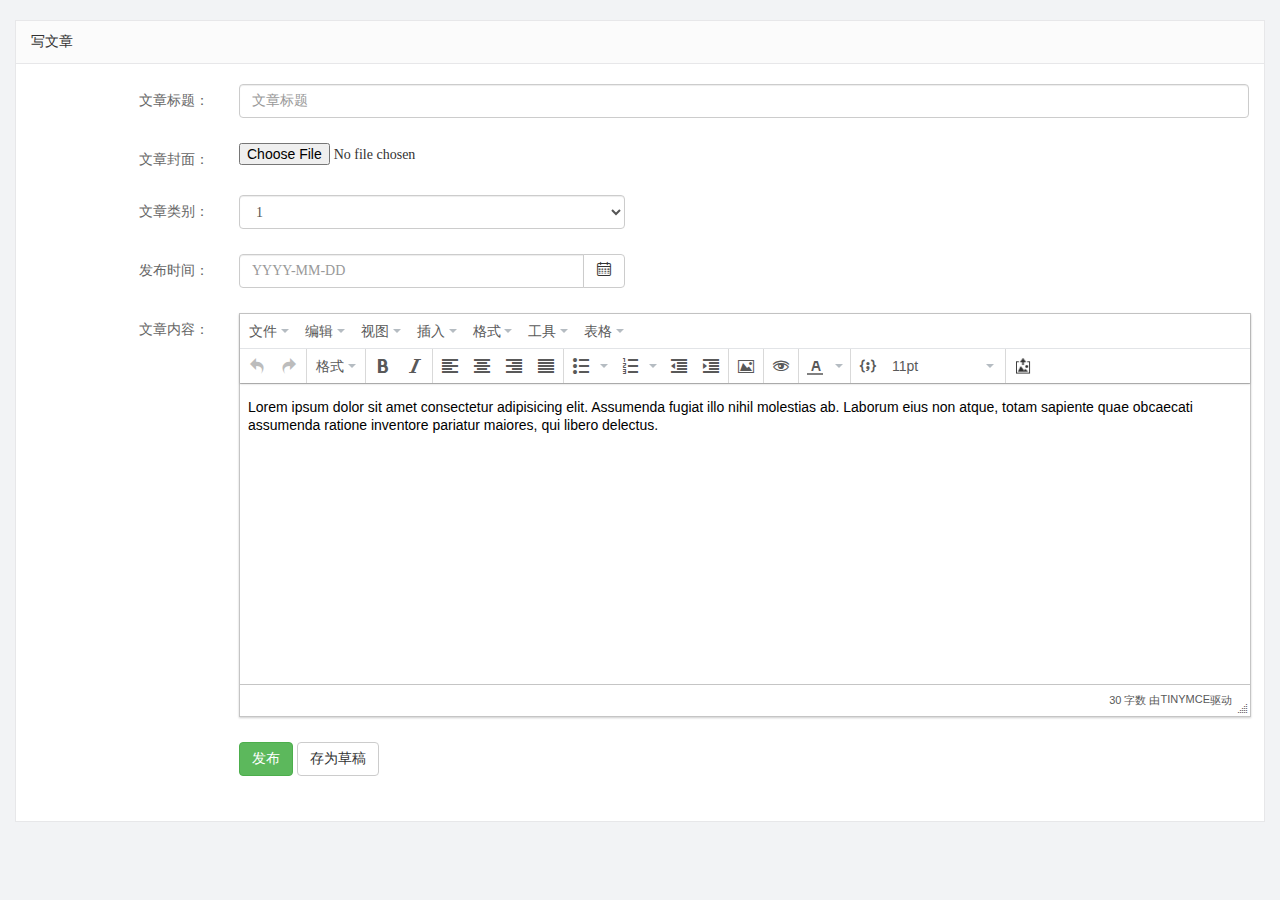
<file: initcode/web_back/article_release.html>
<!DOCTYPE html>
<html lang="en">

<head>
    <meta charset="UTF-8">
    <meta name="viewport" content="width=device-width, initial-scale=1.0">
    <meta http-equiv="X-UA-Compatible" content="ie=edge">
    <title>文章列表</title>
    <link rel="stylesheet" href="js/bootstrap/css/bootstrap.min.css">
    <link rel="stylesheet" href="css/reset.css">
    <link rel="stylesheet" href="css/iconfont.css">
    <link rel="stylesheet" href="css/main.css">
    <link type="text/css" rel="stylesheet" href="js/jedate/css/jedate.css">
    <script src="js/jquery-1.12.4.min.js"></script>
    <script src="js/jedate/js/jedate.js"></script>
    <script src="js/tinymce/js/tinymce/tinymce.min.js"></script>
    <script src="js/tinymce/js/tinymce_setup.js"></script>
</head>

<body>
    <div class="container-fluid">
        <div class="common_title">
            写文章
        </div>
        <div class="container-fluid common_con">
            <form class="form-horizontal article_form">
                <div class="form-group">
                    <label for="inputEmail3" class="col-sm-2 control-label">文章标题：</label>
                    <div class="col-sm-10">
                        <input type="email" class="form-control" id="inputEmail3" placeholder="文章标题">
                    </div>
                </div>
                <div class="form-group">
                    <label for="inputPassword3" class="col-sm-2 control-label">文章封面：</label>
                    <div class="col-sm-10">
                        <input type="file" id="exampleInputFile">
                    </div>
                </div>
                <div class="form-group">
                    <label for="inputEmail3" class="col-sm-2 control-label">文章类别：</label>
                    <div class="col-sm-4">
                        <select class="form-control">
                            <option>1</option>
                            <option>2</option>
                            <option>3</option>
                            <option>4</option>
                            <option>5</option>
                        </select>
                    </div>
                </div>
                <div class="form-group">
                    <label for="inputEmail3" class="col-sm-2 control-label">发布时间：</label>
                    <div class="col-sm-4">

                        <div class="input-group">
                            <input type="text" class="form-control" placeholder="YYYY-MM-DD" id="dateinput">
                            <span class="input-group-btn">
                                <button class="btn btn-default" type="button"
                                    onclick="jeDate('#dateinput',{trigger:false,format: 'YYYY-MM-DD'})"><i
                                        class="iconfont icon-icondate"></i></button>
                            </span>
                        </div>
                    </div>
                </div>
                <div class="form-group">
                    <label for="inputEmail3" class="col-sm-2 control-label">文章内容：</label>
                    <div class="col-sm-10">
                        <textarea class="form-control" id="rich_content" name="content" placeholder="文章内容">
                            Lorem ipsum dolor sit amet consectetur adipisicing elit. Assumenda fugiat illo nihil molestias ab. Laborum eius non atque, totam sapiente quae obcaecati assumenda ratione inventore pariatur maiores, qui libero delectus.
                            </textarea>
                    </div>
                </div>
                <div class="form-group">
                    <div class="col-sm-offset-2 col-sm-10">
                        <button type="submit" class="btn btn-success">发布</button>
                        <button type="submit" class="btn btn-default">存为草稿</button>
                    </div>
                </div>
            </form>
        </div>
    </div>

</body>

</html>
</file>
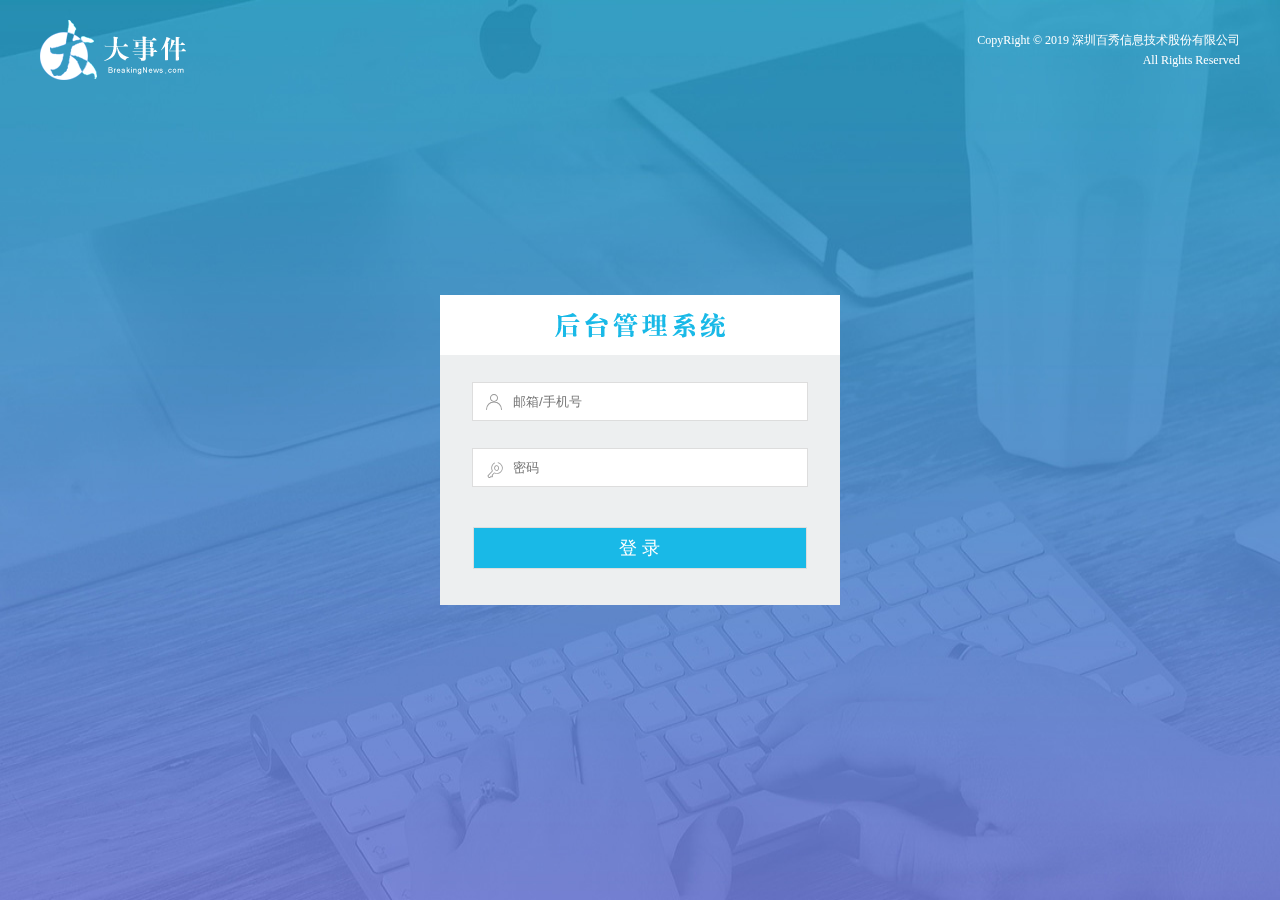
<file: initcode/web_back/login.html>
<!DOCTYPE html>
<html lang="en">

<head>
    <meta charset="UTF-8">
    <meta name="viewport" content="width=device-width, initial-scale=1.0">
    <meta http-equiv="X-UA-Compatible" content="ie=edge">
    <title>大事件-后台登录页</title>
    <link rel="stylesheet" type="text/css" href="css/reset.css">
    <link rel="stylesheet" type="text/css" href="css/iconfont.css">
    <link rel="stylesheet" type="text/css" href="css/main.css">
</head>

<body>
    <div class="main_wrap">
        <div class="header">
            <a href="#" class="logo"><img src="images/logo.png" alt=""></a>
            <div class="copyright">CopyRight © 2019 深圳百秀信息技术股份有限公司<br>All Rights Reserved</div>
        </div>

        <div class="login_form_con">
            <div class="login_title"></div>
            <form class="login_form">
                <i class="iconfont icon-user"></i>
                <i class="iconfont icon-key"></i>
                <input type="text" class="input_txt" placeholder="邮箱/手机号">
                <input type="password" class="input_pass" placeholder="密码">
                <input type="submit" class="input_sub" value="登 录">
            </form>
        </div>

    </div> 

</body>

</html>
</file>
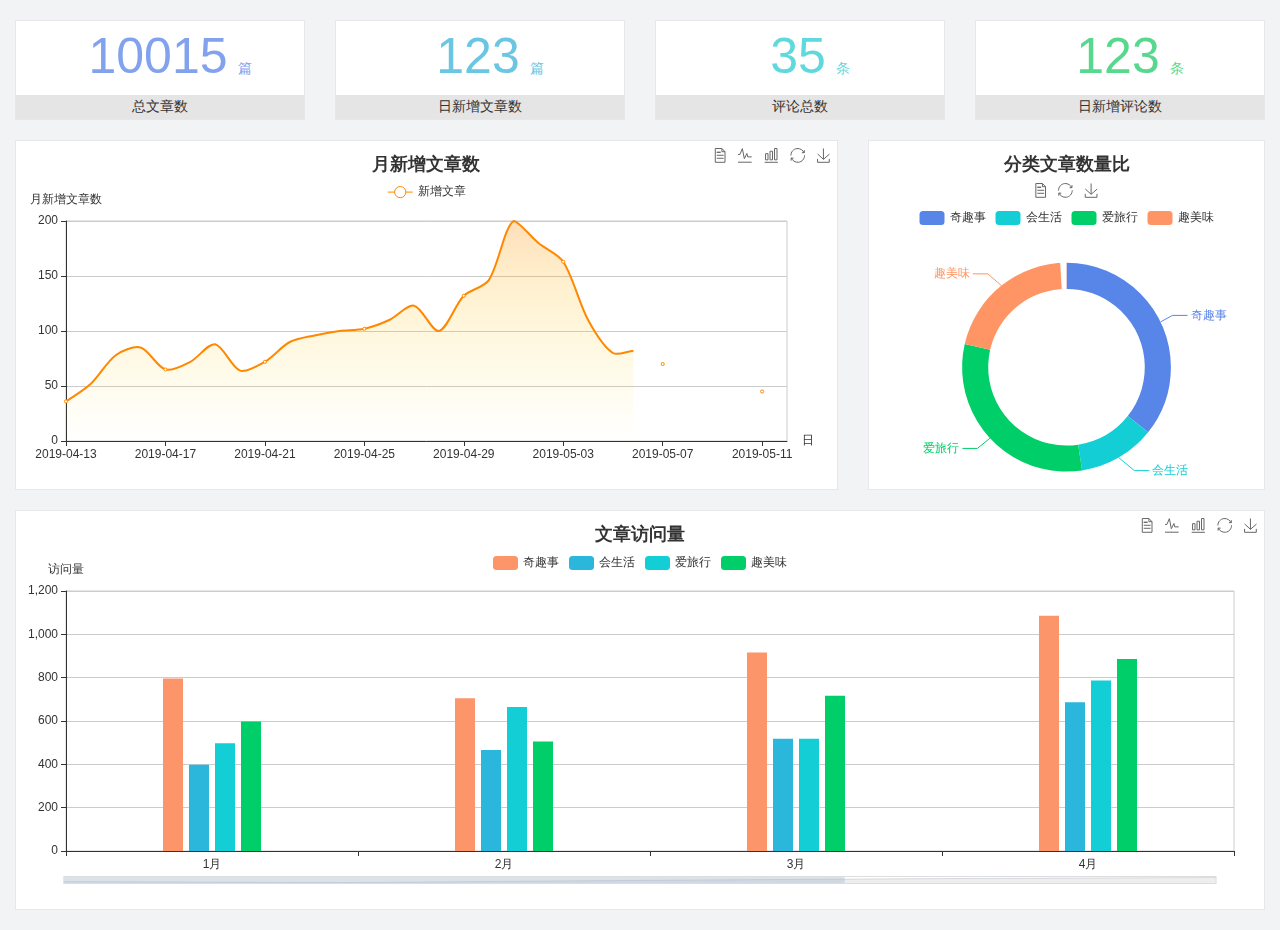
<file: initcode/web_back/main_count.html>
<!DOCTYPE html>
<html lang="en">

<head>
    <meta charset="UTF-8">
    <meta name="viewport" content="width=device-width, initial-scale=1.0">
    <meta http-equiv="X-UA-Compatible" content="ie=edge">
    <title>图表统计</title>
    <link rel="stylesheet" href="js/bootstrap/css/bootstrap.min.css">
    <link rel="stylesheet" href="css/reset.css">
    <link rel="stylesheet" href="css/iconfont.css">
    <link rel="stylesheet" href="css/main.css">
    <script src="js/jquery-1.12.4.min.js"></script>
    <script type="text/javascript" src="js/echarts.min.js"></script>
</head>

<body>
    <div class="container-fluid">
        <div class="row spannel_list">
            <div class="col-sm-3 col-xs-6">
                <div class="spannel">
                    <em>10015</em><span>篇</span>
                    <b>总文章数</b>
                </div>
            </div>
            <div class="col-sm-3 col-xs-6">
                <div class="spannel scolor01">
                    <em>123</em><span>篇</span>
                    <b>日新增文章数</b>
                </div>
            </div>
            <div class="col-sm-3 col-xs-6">
                <div class="spannel scolor02">
                    <em>35</em><span>条</span>
                    <b>评论总数</b>
                </div>
            </div>
            <div class="col-sm-3 col-xs-6">
                <div class="spannel scolor03">
                    <em>123</em><span>条</span>
                    <b>日新增评论数</b>
                </div>
            </div>
        </div>
    </div>

    <div class="container-fluid">
        <div class="row curve-pie">
            <div class="col-lg-8 col-md-8">
                <div class="gragh_pannel" id="curve_show"></div>
            </div>
            <div class="col-lg-4 col-md-4">
                <div class="gragh_pannel"  id="pie_show"></div>
            </div>
        </div>
    </div>

    <div class="container-fluid">
        <div class="column_pannel"  id="column_show"></div>
    </div>

    <script>
        var oChart = echarts.init(document.getElementById('curve_show'));
        var aList_all = [
          {'count':36,'date':'2019-04-13'},
          {'count':52,'date':'2019-04-14'},
          {'count':78,'date':'2019-04-15'},
          {'count':85,'date':'2019-04-16'},
          {'count':65,'date':'2019-04-17'},
          {'count':72,'date':'2019-04-18'},
          {'count':88,'date':'2019-04-19'},
          {'count':64,'date':'2019-04-20'},
          {'count':72,'date':'2019-04-21'},
          {'count':90,'date':'2019-04-22'},
          {'count':96,'date':'2019-04-23'},
          {'count':100,'date':'2019-04-24'},
          {'count':102,'date':'2019-04-25'},
          {'count':110,'date':'2019-04-26'},
          {'count':123,'date':'2019-04-27'},
          {'count':100,'date':'2019-04-28'},
          {'count':132,'date':'2019-04-29'},
          {'count':146,'date':'2019-04-30'},
          {'count':200,'date':'2019-05-01'},
          {'count':180,'date':'2019-05-02'},
          {'count':163,'date':'2019-05-03'},
          {'count':110,'date':'2019-05-04'},
          {'count':80,'date':'2019-05-05'},
          {'count':82,'date':'2019-05-06'},
          {'count':70,'date':'2019-05-07'},
          {'count':65,'date':'2019-05-08'},
          {'count':54,'date':'2019-05-09'},
          {'count':40,'date':'2019-05-10'},
          {'count':45,'date':'2019-05-11'},
          {'count':38,'date':'2019-05-12'},
        ];

        let aCount = [];
        let aDate = [];

        for(var i=0;i<aList_all.length;i++){
            aCount.push(aList_all[i].count);
            aDate.push(aList_all[i].date);
        }

        var chartopt = {
                  title:{
                      text: '月新增文章数',
                      left: 'center',
                      top: '10'
                  },
                  tooltip:{
                      trigger: 'axis'
                  },
                  legend: {
                      data:['新增文章'],
                      top: '40'
                  },
                  toolbox: {
                      show : true,
                      feature : {
                          mark : {show: true},
                          dataView : {show: true, readOnly: false},
                          magicType : {show: true, type: ['line','bar']},
                          restore : {show: true},
                          saveAsImage : {show: true}
                      }
                  },
                  calculable : true,               
                  xAxis : [
                      {
                          name: '日',
                          type : 'category',
                          boundaryGap : false,
                          data :aDate
                      }
                  ],        
                  yAxis : [
                      {
                          name: '月新增文章数',
                          type : 'value'
                      }
                  ],      
                  series : [
					        {
					            name:'新增文章',
					            type:'line',
					            smooth:true,
					            itemStyle: {normal: {areaStyle: {type: 'default'}, color: '#f80'}, lineStyle: {color: '#f80'}},
					            data:aCount
                            }],
                            areaStyle:{
						        normal:{
						            color: new echarts.graphic.LinearGradient(0, 0, 0, 1, [{
						                offset: 0,
						                color: 'rgba(255,136,0,0.39)'
						            }, {
						                offset: .34,
						                color: 'rgba(255,180,0,0.25)'
						            },{
						                offset: 1,
						                color: 'rgba(255,222,0,0.00)'
						            }])

						        }
						    },
                  grid: {
                      show: true,             
                      x:50,
                      x2:50,
                      y:80,
                      height:220
                  }                 
            };

        oChart.setOption(chartopt);


        var oPie = echarts.init(document.getElementById('pie_show'));
        var oPieopt =  
        {
          title : {
              top:10,
              text: '分类文章数量比',
              x:'center'
          },
          tooltip : {
              trigger: 'item',
              formatter: "{a} <br/>{b} : {c} ({d}%)"
          },
          color:['#5885e8','#13cfd5','#00ce68','#ff9565'],
          legend: {
              x : 'center',
              top:65,
              data:['奇趣事','会生活','爱旅行','趣美味']
          },
          toolbox: {
              show : true,
              x : 'center',
              top:35,
              feature : {
                  mark : {show: true},
                  dataView : {show: true, readOnly: false},
                  magicType : {
                      show: true, 
                      type: ['pie', 'funnel'],
                      option: {
                          funnel: {
                              x: '25%',
                              width: '50%',
                              funnelAlign: 'left',
                              max: 1548
                          }
                      }
                  },
                  restore : {show: true},
                  saveAsImage : {show: true}
              }
          },
          calculable : true,
          series : [
              {
                  name:'访问来源',
                  type:'pie',
                  radius: ['45%', '60%'],
                  center: ['50%', '65%'],
                  data:[
                      {value:300, name:'奇趣事'},
                      {value:100, name:'会生活'},
                      {value:260, name:'爱旅行'},                   
                      {value:180,name:'趣美味'}
                  ]
              }
          ]
      };
      oPie.setOption(oPieopt);



      var oColumn = this.echarts.init(document.getElementById('column_show'));
        var oColumnopt =  
              {
                title:{
                    text: '文章访问量',
                    left: 'center',
                    top: '10'
              },
                tooltip : {
                    trigger: 'axis'
                },
                legend: {
                    data:['奇趣事','会生活','爱旅行','趣美味'],
                    top:'40'          
                },
                toolbox: {
                    show : true,
                    feature : {
                        mark : {show: true},
                        dataView : {show: true, readOnly: false},
                        magicType : {show: true, type: ['line', 'bar']},
                        restore : {show: true},
                        saveAsImage : {show: true}
                    }
                },
                calculable : true,
               xAxis : [
                    {
                        type : 'category',
                        data : ['1月','2月','3月','4月','5月']
                    }
                ],
                yAxis : [
                    {
                        name : '访问量',
                        type : 'value'
                    }
                ],
                series : [
                    {
                        name:'奇趣事',
                        type:'bar',
                        barWidth:20, 
                        itemStyle:{
                           normal: {areaStyle: {type: 'default'}, color: '#fd956a'}
                        },
                        data:[800, 708, 920, 1090, 1200]
                    },
                    {
                        name:'会生活',
                        type:'bar',
                        barWidth:20, 
                        itemStyle:{
                           normal: {areaStyle: {type: 'default'}, color: '#2bb6db'}
                        },
                        data:[400, 468, 520, 690, 800]
                    },
                    {
                        name:'爱旅行',
                        type:'bar',
                        barWidth:20, 
                        itemStyle:{
                           normal: {areaStyle: {type: 'default'}, color: '#13cfd5'}
                        },
                        data:[500, 668, 520, 790, 900]
                    },
                    {
                        name:'趣美味',
                        type:'bar',
                        barWidth:20, 
                        itemStyle:{
                           normal: {areaStyle: {type: 'default'}, color: '#00ce68'}
                        },
                        data:[600, 508, 720, 890, 1000]
                    }
                ],
                grid: {
                    show: true, 
                    x:50,
                    x2:30,            
                    y:80,
                    height:260
                },
                dataZoom: [//给x轴设置滚动条
                 {
                     start:0,//默认为0
                     end: 100-1000/31,//默认为100
                     type: 'slider',
                     show: true,
                     xAxisIndex: [0],
                     handleSize: 0,//滑动条的 左右2个滑动条的大小
                     height:8,//组件高度
                     left:45, //左边的距离
                     right:50,//右边的距离
                     bottom: 26,//右边的距离
                     handleColor: '#ddd',//h滑动图标的颜色
                     handleStyle: {
                         borderColor: "#cacaca",
                         borderWidth: "1",
                         shadowBlur: 2,
                         background: "#ddd",
                         shadowColor: "#ddd",
                     }
                  }]
            };
            oColumn.setOption(oColumnopt);

    </script>


</body>

</html>
</file>
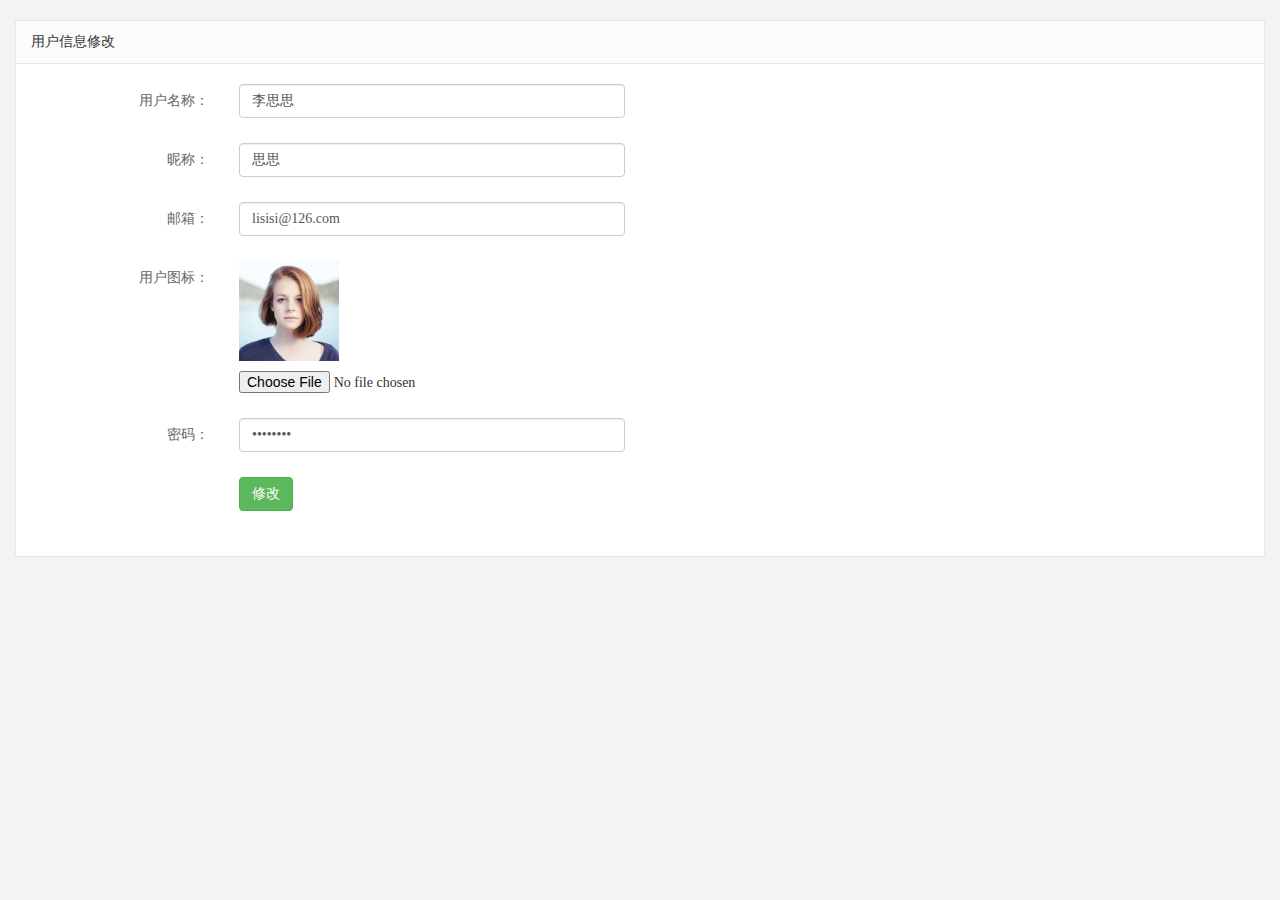
<file: initcode/web_back/user.html>
<!DOCTYPE html>
<html lang="en">

<head>
    <meta charset="UTF-8">
    <meta name="viewport" content="width=device-width, initial-scale=1.0">
    <meta http-equiv="X-UA-Compatible" content="ie=edge">
    <title>文章列表</title>
    <link rel="stylesheet" href="js/bootstrap/css/bootstrap.min.css">
    <link rel="stylesheet" href="css/reset.css">
    <link rel="stylesheet" href="css/iconfont.css">
    <link rel="stylesheet" href="css/main.css">
    <script src="js/jquery-1.12.4.min.js"></script>

</head>

<body>
    <div class="container-fluid">
        <div class="common_title">
            用户信息修改
        </div>
        <div class="container-fluid common_con">
            <form class="form-horizontal article_form">
                <div class="form-group">
                    <label for="inputEmail3" class="col-sm-2 control-label">用户名称：</label>
                    <div class="col-sm-4">
                        <input type="text" class="form-control" id="inputEmail3" value="李思思">
                    </div>
                </div>
                <div class="form-group">
                    <label for="inputEmail3" class="col-sm-2 control-label">昵称：</label>
                    <div class="col-sm-4">
                        <input type="text" class="form-control" id="inputEmail3" value="思思">
                    </div>
                </div>
                <div class="form-group">
                    <label for="inputEmail3" class="col-sm-2 control-label">邮箱：</label>
                    <div class="col-sm-4">
                        <input type="text" class="form-control" id="inputEmail3" value="lisisi@126.com">
                    </div>
                </div>
                
                <div class="form-group">
                    <label for="inputPassword3" class="col-sm-2 control-label">用户图标：</label>
                    <div class="col-sm-10">
                        <img src="images/2.jpg" alt="" class="user_pic">
                        <input type="file" id="exampleInputFile">
                    </div>
                </div>

                <div class="form-group">
                        <label for="inputEmail3" class="col-sm-2 control-label">密码：</label>
                        <div class="col-sm-4">
                            <input type="password" class="form-control" id="inputEmail3" value="12345678">
                        </div>
                    </div>
               
    
                <div class="form-group">
                    <div class="col-sm-offset-2 col-sm-10">
                        <button type="submit" class="btn btn-success">修改</button>
                    </div>
                </div>
            </form>
        </div>
    </div>

</body>

</html>
</file>
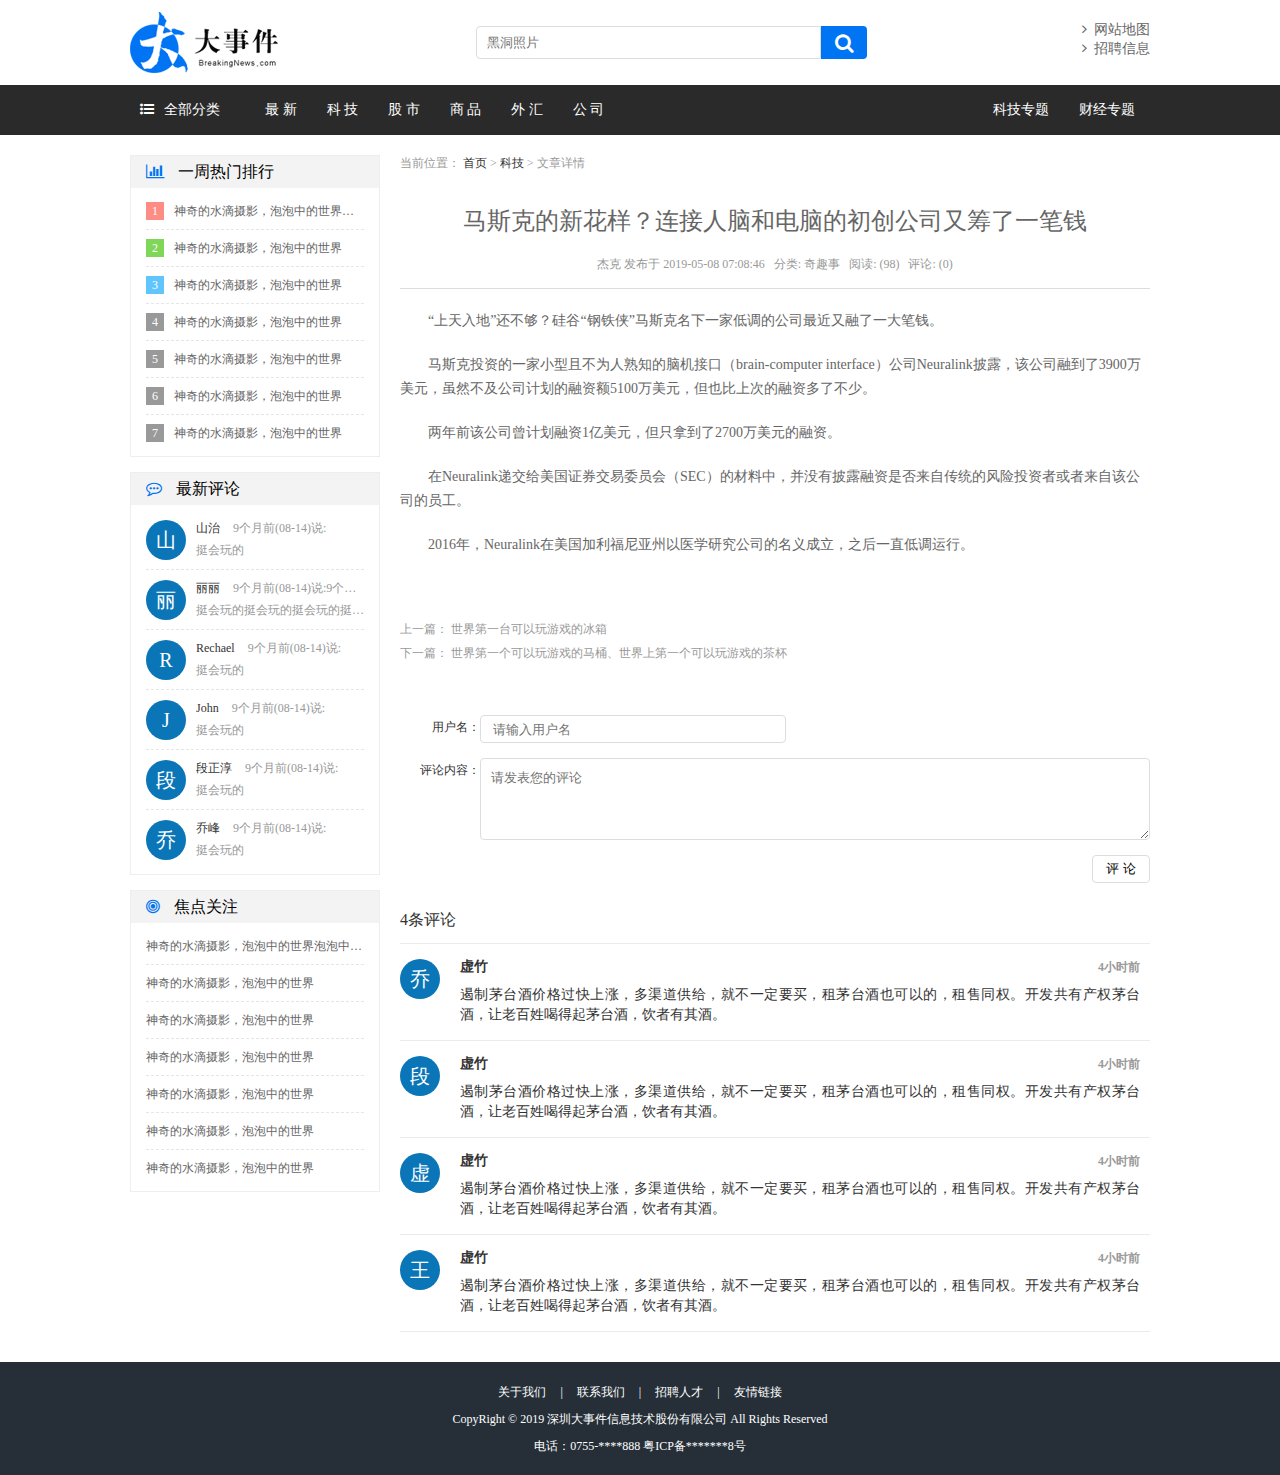
<file: initcode/web_front/article.html>
<!DOCTYPE html>
<html lang="en">

<head>
    <meta charset="UTF-8">
    <meta name="viewport" content="width=device-width, initial-scale=1.0">
    <meta http-equiv="X-UA-Compatible" content="ie=edge">
    <title>大事件-文章</title>
    <link rel="stylesheet" type="text/css" href="css/reset.css">
    <link rel="stylesheet" href="css/font-awesome.min.css">
    <link rel="stylesheet" type="text/css" href="css/main.css">
</head>

<body>
    <div class="header">
        <a href="#" class="logo fl"><img src="images/logo.png" alt="logo"></a>
        <div class="search_form fl">
            <input type="text" class="search_txt" placeholder="黑洞照片">
            <button class="search_btn"><i class="fa fa-search"></i></button>
        </div>
        <div class="link_info fr">
            <a href="#"><i class="fa fa-angle-right"></i>&nbsp;&nbsp;网站地图</a><br>
            <a href="#"><i class="fa fa-angle-right"></i>&nbsp;&nbsp;招聘信息</a>
        </div>
    </div>

    <div class="menu_con">
        <div class="menu">
            <div class="menu_collapse fl">
                <a href="javascript:;" class="level_one"><i class="fa fa-list-ul"></i>全部分类</a>
                <ul class="level_two">
                    <li class="up"></li>
                    <li><a href="#">最 新</a></li>
                    <li><a href="#">科 技</a></li>
                    <li><a href="#">股 市</a></li>
                    <li><a href="#">商 品</a></li>
                    <li><a href="#">外 汇</a></li>
                    <li><a href="#">公 司</a></li>
                </ul>
            </div>
            <ul class="left_menu fl">
                <li><a href="#">最 新</a></li>
                <li><a href="#">科 技</a></li>
                <li><a href="#">股 市</a></li>
                <li><a href="#">商 品</a></li>
                <li><a href="#">外 汇</a></li>
                <li><a href="#">公 司</a></li>
            </ul>
            <ul class="right_menu fr">
                <li><a href="#">科技专题</a></li>
                <li><a href="#">财经专题</a></li>
            </ul>
        </div>
    </div>

    <div class="main_con clearfix">
        <div class="left_con setfr">
            <div class="breadcrumb">
                当前位置： <a href="#">首页</a> &gt; <a href="#">科技</a> &gt; 文章详情
            </div>
            <h3 class="article_title">马斯克的新花样？连接人脑和电脑的初创公司又筹了一笔钱</h3>
            <div class="article_info">杰克 发布于 2019-05-08 07:08:46&nbsp;&nbsp;&nbsp;分类: 奇趣事&nbsp;&nbsp;&nbsp;阅读:
                (98)&nbsp;&nbsp;&nbsp;评论: (0)</div>
            <div class="article_con">

                <p>“上天入地”还不够？硅谷“钢铁侠”马斯克名下一家低调的公司最近又融了一大笔钱。</p>

                <p>马斯克投资的一家小型且不为人熟知的脑机接口（brain-computer
                    interface）公司Neuralink披露，该公司融到了3900万美元，虽然不及公司计划的融资额5100万美元，但也比上次的融资多了不少。</p>

                <p>两年前该公司曾计划融资1亿美元，但只拿到了2700万美元的融资。</p>

                <p>在Neuralink递交给美国证券交易委员会（SEC）的材料中，并没有披露融资是否来自传统的风险投资者或者来自该公司的员工。</p>

                <p>2016年，Neuralink在美国加利福尼亚州以医学研究公司的名义成立，之后一直低调运行。</p>

            </div>
            <div class="article_links">
                上一篇： <a href="#">世界第一台可以玩游戏的冰箱</a><br>
                下一篇： <a href="#">世界第一个可以玩游戏的马桶、世界上第一个可以玩游戏的茶杯</a>
            </div>

            <form action="" class="comment_form">
                <div class="form_group">
                    <label>用户名：</label>
                    <input type="text" placeholder="请输入用户名" class="comment_name">
                </div>
                <div class="form_group">
                    <label>评论内容：</label>
                    <textarea placeholder="请发表您的评论" class="comment_input"></textarea>
                </div>
                <div class="form_group">
                    <input type="submit" name="" value="评 论" class="comment_sub"></div>
            </form>

            <div class="comment_count">
                4条评论
            </div>

            <div class="comment_list_con">
                <div class="comment_detail_list">
                    <div class="person_pic fl">乔</div>
                    <div class="name_time fl"><b>虚竹</b><span>4小时前</span></div>
                    <div class="comment_text fl">
                        遏制茅台酒价格过快上涨，多渠道供给，就不一定要买，租茅台酒也可以的，租售同权。开发共有产权茅台酒，让老百姓喝得起茅台酒，饮者有其酒。
                    </div>
                </div>
                <div class="comment_detail_list">
                    <div class="person_pic fl">段</div>
                    <div class="name_time fl"><b>虚竹</b><span>4小时前</span></div>
                    <div class="comment_text fl">
                        遏制茅台酒价格过快上涨，多渠道供给，就不一定要买，租茅台酒也可以的，租售同权。开发共有产权茅台酒，让老百姓喝得起茅台酒，饮者有其酒。
                    </div>
                </div>
                <div class="comment_detail_list">
                    <div class="person_pic fl">虚</div>
                    <div class="name_time fl"><b>虚竹</b><span>4小时前</span></div>
                    <div class="comment_text fl">
                        遏制茅台酒价格过快上涨，多渠道供给，就不一定要买，租茅台酒也可以的，租售同权。开发共有产权茅台酒，让老百姓喝得起茅台酒，饮者有其酒。
                    </div>
                </div>
                <div class="comment_detail_list">
                    <div class="person_pic fl">王</div>
                    <div class="name_time fl"><b>虚竹</b><span>4小时前</span></div>
                    <div class="comment_text fl">
                        遏制茅台酒价格过快上涨，多渠道供给，就不一定要买，租茅台酒也可以的，租售同权。开发共有产权茅台酒，让老百姓喝得起茅台酒，饮者有其酒。
                    </div>
                </div>
            </div>
        </div>
        <div class="right_con setfl">
            <div class="common_wrap">
                <h3><i class="fa fa-bar-chart"></i> 一周热门排行</h3>
                <ul class="content_list">
                    <li><span class="first">1</span><a href="#">神奇的水滴摄影，泡泡中的世界泡泡中的世界</a></li>
                    <li><span class="second">2</span><a href="#">神奇的水滴摄影，泡泡中的世界</a></li>
                    <li><span class="third">3</span><a href="#">神奇的水滴摄影，泡泡中的世界</a></li>
                    <li><span>4</span><a href="#">神奇的水滴摄影，泡泡中的世界</a></li>
                    <li><span>5</span><a href="#">神奇的水滴摄影，泡泡中的世界</a></li>
                    <li><span>6</span><a href="#">神奇的水滴摄影，泡泡中的世界</a></li>
                    <li><span>7</span><a href="#">神奇的水滴摄影，泡泡中的世界</a></li>
                </ul>
            </div>
            <div class="common_wrap">
                <h3><i class="fa fa-commenting-o"></i> 最新评论</h3>
                <ul class="content_list comment_list">
                    <li>
                        <span>山</span>
                        <b><em>山治</em> 9个月前(08-14)说:</b>
                        <strong>挺会玩的</strong>
                    </li>
                    <li>
                        <span>丽</span>
                        <b><em>丽丽</em> 9个月前(08-14)说:9个月前(08-14)说:9个月前(08-14)说:</b>
                        <strong>挺会玩的挺会玩的挺会玩的挺会玩的</strong>
                    </li>
                    <li>
                        <span>R</span>
                        <b><em>Rechael</em> 9个月前(08-14)说:</b>
                        <strong>挺会玩的</strong>
                    </li>
                    <li>
                        <span>J</span>
                        <b><em>John</em> 9个月前(08-14)说:</b>
                        <strong>挺会玩的</strong>
                    </li>
                    <li>
                        <span>段</span>
                        <b><em>段正淳</em> 9个月前(08-14)说:</b>
                        <strong>挺会玩的</strong>
                    </li>
                    <li>
                        <span>乔</span>
                        <b><em>乔峰</em> 9个月前(08-14)说:</b>
                        <strong>挺会玩的</strong>
                    </li>
                </ul>
            </div>
            <div class="common_wrap">
                <h3><i class="fa fa-bullseye"></i> 焦点关注</h3>
                <ul class="content_list guanzhu_list">
                    <li><a href="#">神奇的水滴摄影，泡泡中的世界泡泡中的世界</a></li>
                    <li><a href="#">神奇的水滴摄影，泡泡中的世界</a></li>
                    <li><a href="#">神奇的水滴摄影，泡泡中的世界</a></li>
                    <li><a href="#">神奇的水滴摄影，泡泡中的世界</a></li>
                    <li><a href="#">神奇的水滴摄影，泡泡中的世界</a></li>
                    <li><a href="#">神奇的水滴摄影，泡泡中的世界</a></li>
                    <li><a href="#">神奇的水滴摄影，泡泡中的世界</a></li>
                </ul>
            </div>
        </div>
    </div>

    <div class="footer clearfix">
        <div class="foot_link">
            <a href="#">关于我们</a>
            <span>|</span>
            <a href="#">联系我们</a>
            <span>|</span>
            <a href="#">招聘人才</a>
            <span>|</span>
            <a href="#">友情链接</a>
        </div>
        <p>CopyRight © 2019 深圳大事件信息技术股份有限公司 All Rights Reserved</p>
        <p>电话：0755-****888 粤ICP备*******8号</p>
    </div>

</body>

</html>
</file>
<file: initcode/web_back/css/iconfont.css>
@font-face {font-family: "iconfont";
  src: url('../fonts/iconfont.eot?t=1558003957214'); /* IE9 */
  src: url('../fonts/iconfont.eot?t=1558003957214#iefix') format('embedded-opentype'), /* IE6-IE8 */
  url('[data-uri]') format('woff2'),
  url('../fonts/iconfont.woff?t=1558003957214') format('woff'),
  url('../fonts/iconfont.ttf?t=1558003957214') format('truetype'), /* chrome, firefox, opera, Safari, Android, iOS 4.2+ */
  url('../fonts/iconfont.svg?t=1558003957214#iconfont') format('svg'); /* iOS 4.1- */
}

.iconfont {
  font-family: "iconfont" !important;
  font-size: 16px;
  font-style: normal;
  -webkit-font-smoothing: antialiased;
  -moz-osx-font-smoothing: grayscale;
}

.icon-yidiandiantubiao04:before {
  content: "\e607";
}

.icon-arrowdownl:before {
  content: "\e6a3";
}

.icon-key:before {
  content: "\e68b";
}

.icon-tuichu:before {
  content: "\e622";
}

.icon-previewright:before {
  content: "\e75c";
}

.icon-system:before {
  content: "\e6a6";
}

.icon-icondate:before {
  content: "\e609";
}

.icon-search:before {
  content: "\e656";
}

.icon-system1:before {
  content: "\e608";
}

.icon-user:before {
  content: "\e645";
}

.icon-comment:before {
  content: "\e60a";
}

.icon-icon-article:before {
  content: "\e601";
}
</file>
<file: initcode/web_back/css/main.css>
body{
    font-family:'MicroSoft YaHei';
    background-color: #f2f3f5;
}
.main_wrap{
    position:fixed;
    width:100%;
    height:100%;
    left:0px;
    top:0px;
    background:url('../images/login_bg.jpg'); 
    background-size:100% 100%; 
  }
.header{
    width:1200px;
    overflow: hidden;
    margin:20px auto 0;
}
.heade .logo{
    float: left;
}
.header .copyright{
    float:right;
    font-size:12px;
    color:#fff;
    text-align:right;
    line-height:20px;
    margin-top:10px;
}
.login_form_con{
    position:absolute;
    left:50%;
    top:50%;
    margin-left:-200px;
    margin-top:-155px;
    width:400px;
    height:310px;
    background-color: #edeff0;
}

.login_form{
    position: relative;
}

.login_form .icon-user{
    position:absolute;
    font-size:16px;
    color:#999;
    left:46px;
    top:12px;
}
.login_form .icon-key{
    position:absolute;
    font-size:18px;
    color:#999;
    left:46px;
    top:78px;
}
.login_title{
    height:60px;
    background:url('../images/login_title.png') center center no-repeat #fff;
}
.input_txt,.input_pass,.input_sub{
    display:block;
    width:334px;
    height:37px;
    padding:0px;
    text-indent:40px;
    border:1px solid #ddd;
    margin:27px auto 0;
    outline:none;
}
.input_sub{
    margin-top:40px;
    height:42px;
    background-color: #19b9e7;
    text-indent:0px;
    font-size:18px;
    color:#fff;
    cursor: pointer;
}
.input_sub:hover{
    background-color: #08a0cc;
}

.sider{
    position:fixed;
    left:0;
    top:0;
    bottom:0;
    width:210px;
    background-color: #323745;
}
.sider .logo{
    display:block;
    height:56px;
    background-color: #242732;
    overflow: hidden;
}
.sider .logo img{
    display:block;
    margin:6px auto 0;
}
.user_info{
    height:79px;
    border-bottom:1px solid #5a5e6b;
}

.user_info img{
    float: left;
    width:40px;
    height:40px;
    border-radius:20px;
    margin:19px 0 0 30px;
}
.user_info span{
    float: left;
    width:120px;
    font-size:12px;
    color:#fff;
    margin:23px 0 0 20px;
}
.user_info b{
    float: left;
    width: 120px;
    font-weight:normal;
    font-size:12px;
    color:#adafb5;
    margin:2px 0 0 20px;
}

.menu .level01{
    height:50px;
    line-height:50px;
}
.menu .level01 a{
    display:block;
    height:50px;
    font-size:12px;
    color:#adafb5;
    overflow: hidden;
}
.menu .level01.active a{
    background-color: #1378f0;
    color:#fff;
}
.menu .level01.active i{
    color:#fff;
}

.menu .level01 a:hover{
    background-color: #1378f0;
    color:#fff;
}
.menu .level01 a:hover i{
    color:#fff;
}
.menu .level01 i{
    color:#61646f;
    font-size:22px;
    float: left;
    margin-left:26px;
}
.menu .level01 span{
    float: left;
    margin-left:10px;
}
.menu .level01 b{
    float: right;
    margin-right:20px;
    font-weight:normal;
    transform:rotate(90deg);
    transition:all 500ms ease;
}

.menu .level01 .rotate0{
    transform:rotate(0deg);
}

.menu .level02{
    background: #242732;
    display:none;
}


.menu .level02 li{
    height:40px;
    line-height:40px;
}
.menu .level02 li a{
    display:block;
    height:40px;
    font-size:12px;
    color:#adafb5;
    overflow: hidden;
}

.menu .level02 li a:hover{
    background-color: #1378f0;
    color:#fff;
}

.menu .level02 li i{
    font-size:12px;
    float: left;
    margin-left:60px;
}
.menu .level02 li span{
    font-size:12px;
    float: left;
    margin-left:5px;
}

.menu .level02 .active a{
    color:#ffae00;
}

.header_bar{
    position:fixed;
    left:210px;
    right:0;
    top:0;
    height:56px;
    background-color: #fff;
}

.main{
    position:fixed;
    left:210px;
    top:56px;
    right:0;
    bottom:0;
    background-color: #f2f3f5;
}

.search_form{
    width:218px;
    height:33px;
    border:1px solid #ddd;
    background-color: #f2f3f5;
    border-radius:16px;
    float: left;
    margin:12px 0 0 27px;
}

.search_form input{
    padding:0px;
    margin:0px;
    border:0px;
    float: left;
    background-color: #f2f3f5;
    font-size:12px;
    width:175px;
    height:31px;
    margin-left:12px;
    outline:none;
   
}

.search_form .icon-search{
    line-height:33px;
    cursor: pointer;
    font-size:18px;
    color:#abaebb;
}
.user_center_link{
    float:right;

}
.user_center_link a{
    line-height:56px;
    font-size:12px;
    color:#999;
    margin-right:15px;
}
.user_center_link a:hover{
    color:#ffae00
}

.user_center_link img{
    width:42px;
    height:42px;
    border-radius:32px;
    margin-right:10px;
}

.spannel_list{
    margin-top:20px;
}

.spannel{
	height:100px;
	overflow:hidden;
	text-align:center;
    position:relative;
    background-color: #fff;
    border:1px solid #e7e7e9;
    margin-bottom:20px;
}

.spannel em{
    font-style:normal;
	font-size:50px;
	line-height:50px;
	display:inline-block;
	margin:10px 0 0 20px;
	font-family:'Arial';
	color:#83a2ed;
}

.spannel span{
	font-size:14px;
	display:inline-block;
	color:#83a2ed;
	margin-left:10px;
}

.spannel b{
	position:absolute;
	left:0;
	bottom:0;
	width:100%;
	line-height:24px;
	background:#e5e5e5;
	color:#333;
	font-size:14px;
	font-weight:normal;
}

.scolor01 em,.scolor01 span{
	color:#6ac6e2;
}

.scolor02 em,.scolor02 span{
	color:#5fd9de;
}

.scolor03 em,.scolor03 span{
	color:#58d88e;
}


.gragh_pannel{
    height:350px;
    border:1px solid #e7e7e9;
    background-color: #fff!important; 
    margin-bottom:20px;  
}

.column_pannel{
    margin-bottom:20px;
    height:400px;
    border:1px solid #e7e7e9;
    background-color: #fff!important;   
}

.common_title{
    line-height:42px;
    background-color: #fbfbfb;
    border:1px solid #e7e7e9;
    margin-top:20px;
    text-indent: 15px;
    font-size:14px;
    color:#333;
}

.common_con{
    border:1px solid #e7e7e9;
    border-top:0px;
    background-color: #fff;
    padding-bottom:20px;
    margin-bottom:20px;
}
.opt_btns{
    margin-top:20px;
}

.mp20{
    margin-top:20px;
}

.pagination{   
   margin:0;
}

.article_form{
    margin-top:20px;
}

.form-group{
    margin-bottom:25px;
}

.form-group label{
    font-weight:normal;
    color:#666;
}

.icon-icondate{
    line-height:16px;
}

.user_pic{
    width:100px;
    height:100px;
    margin-bottom:10px;
}

.article_cover{
    width:200px;
    height:200px;
    margin-bottom:10px;
}
</file>
<file: initcode/web_front/css/main.css>
body{
    font-family:'MicroSoft YaHei';
}
.header{
    width:1020px;
    height:85px;
    margin:0 auto;
}
.logo{
    width:148px;
    height:61px;
    margin-top:12px;
}
.search_form{
    width:391px;
    height:33px;
    margin:26px 0 0 198px;
}
.search_txt{
    width: 343px;
    height: 31px;
    border:1px solid #dddddd;
    float: left;
    padding:0px;
    border-top-left-radius:4px;
    border-bottom-left-radius:4px;
    outline:none;
    text-indent:10px;   
}
.search_btn{
    width:46px;
    height:33px;
    background-color: #0075f3;
    float:left;
    border:0px;
    border-top-right-radius:4px;
    border-bottom-right-radius:4px;
    cursor: pointer;
    outline:none;
}
.fa-search{
    color:#fff;
    font-size: 20px;
}
.link_info{
    height:33px;
    margin-top:20px;
}
.link_info a{
    font-size:14px;
    color:#666;
}
.link_info a:hover{
    color:#0075f3;
}
.fa-user-circle{
    font-size:24px;
    color:#666;
    line-height:33px;
    position: relative;
}

.fa-user-circle{
    margin-left:22px;
}
.fa-user-circle span{
    font-size:14px;
    padding-left:10px;
    vertical-align:middle;
}
.menu_con{
    height:50px;
    background-color: #2a2a2a;
}
.menu{
    width:1020px;
    height:50px;
    margin:0 auto;
}
.menu_collapse{
    width:120px;
    height:50px;
    position:relative;    
}
.menu_collapse i{
    text-indent:10px;
    padding-right:10px;
}
.menu_collapse:hover{
    background-color: #0074f3;
}
.level_one{
    line-height:50px;
    color:#fff;
    font-size:14px;
}

.menu_collapse:hover .level_two{
    display:block;
}
.level_two .up{
   height:6px;
   background:url('../images/up.png') center center no-repeat;
   border-bottom:0px;
}
.level_two{
    position:absolute;
    width:120px;
    left:0;
    top:50px;
    overflow: hidden;
    display:none;
    z-index:999;
}

.level_two li{
    background-color: #2a2a2a;
    border-bottom:1px solid #505050;   
    font-size:14px;
    overflow: hidden;
}
.level_two li:nth-child(2){
    border-top-left-radius:6px;
    border-top-right-radius:6px;
}
.level_two li:last-child{
    border-bottom-left-radius:6px;
    border-bottom-right-radius:6px;
}
.level_two a{
    display:block;
    color:#fff;
    line-height:40px;
    text-indent:10px;
}
.level_two a:hover{
    background-color:#0074f3;
}

.left_menu,.right_menu{
    height:50px;
}
.left_menu li,.right_menu li{
    height:50px;
    float: left;
}
.left_menu li a,.right_menu li a{
    display:block;
    line-height:50px;
    padding:0 15px;
    text-align:center;
    color:#fff;
    font-size:14px;
}
.left_menu li a:hover,.right_menu li a:hover{
    background-color:#0074f3; 
}
.main_con{
    width:1020px;
    margin:20px auto 0;
}
.left_con{
    width:750px;
    float: left;
}
.right_con{
    width:250px;
    float:right;
}

.focus_list{
    width:750px;
    height:278px;
}
.focus_list li{
    width:165px;
    height:134px;
    float: left;
    margin:0 0 10px 10px;
    position: relative;
}
.focus_list li img{
    width:165px;
    height:134px;
}

.focus_list li p{
    position: absolute;
    width:100%;
    height:24px;
    left:0;
    bottom:0;
    background-color:rgba(0,0,0,0.6);
    text-align:center;
    line-height:24px;
    color:#fff;
    font-size:14px;
    overflow:hidden;
    text-overflow:ellipsis;
    white-space:nowrap
}

.focus_list .first{
    width:400px;
    height:278px;
    margin:0 0 10px 0;
}

.focus_list .first img{
    width:400px;
    height:278px;
}

.common_title{
    height:36px;
    margin-top:15px;
    border-bottom:2px solid #eee;
}

.common_title h3{
    float:left;
    line-height:36px;
    border-bottom:2px solid #0074f3;
    padding-right:10px;
    font-size:18px;
    color:#000;
}
.common_title .fa-edit{
    color:#0074f3;
}
.common_title .more{
    float:right;
    line-height:36px;
    color:#bbb;
}
.common_title .more:hover{
    color:#0074f3;
}

.common_news_list{
    height:135px;
    padding-left:195px;
    position: relative;
    margin-top:20px;
    padding-bottom:20px;
    border-bottom:1px solid #ddd;
    overflow: hidden;
}
.common_news_list .list_pic{
    position:absolute;
    width:180px;
    height:135px;
    left:0;
    top:0;
}
.common_news_list .list_pic img{
    width:180px;
    height:135px;
}
.common_news_list h4{
    font-size:18px;
    line-height:20px;
    font-weight:bold;
    width:100%;
    overflow:hidden;
    text-overflow:ellipsis;
    white-space:nowrap;
    margin-top:-1px;
}

.common_news_list h4 a{
    color:#444;
}
.common_news_list h4 a:hover{
    color:#1a4a7d;
}
.common_news_list p{
    font-size:12px;
    color:#666;
    line-height:22px;
    margin-top:12px;
}

.new_info{
    overflow: hidden;
    margin-top:20px;
}

.new_info span{
    font-size:12px;
    color:#999;
    float: left;
}
.new_info b{
    font-size:12px;
    color:#999;
    float: right;
    font-weight:normal;
}

.common_wrap{
    border:1px solid #eeeeee;
    margin-bottom:15px;
}

.common_wrap h3{
    line-height:32px;
    background-color: #f3f3f3;
    padding-left:15px;
    color:#000;
    font-size:16px;
}

.common_wrap h3 i{
    color:#0075f4;
    padding-right:10px;
}

.content_list{
    margin:5px 15px;
}

.content_list li{
    height:36px;
    border-bottom:1px dashed #e6e6e6;
    overflow: hidden;
}
.content_list li:last-child{
    border-bottom:0px;
}

.content_list li span{
    float: left;
    width:18px;
    height:18px;
    background-color: #999999;
    text-align:center;
    line-height:18px;
    color:#fff;
    font-size:12px;
    margin-top:9px;
}
.content_list li .first{
    background-color: #fd8c84;
}
.content_list li .second{
    background-color: #7fd75a;
}
.content_list li .third{
    background-color: #60c4fd;
}

.content_list li a{
    float:left;
    font-size:12px;
    line-height:36px;
    margin-left:10px;
    color:#666;
    width:190px;
    overflow:hidden;
    text-overflow:ellipsis;
    white-space:nowrap;
}

.guanzhu_list li a{
    margin-left:0px;
    width:220px;
}

.comment_list li{
    height:59px;
}

.comment_list li span{
    width:40px;
    height:40px;
    line-height:40px;
    font-size:20px;
    background-color: #0a76b7;
    border-radius:50%;
    margin:10px 10px 0 0;
}

.comment_list li b,.comment_list li strong{
    font-size:12px;
    font-weight:normal;
    float: left;
    width:168px;
    color:#999;
    margin-top:10px;
    overflow:hidden;
    text-overflow:ellipsis;
    white-space:nowrap;
}
.comment_list li strong{
    margin-top:5px; 
}

.comment_list li em{
    font-style:normal;
    color:#333;
    padding-right:10px;
}

.content_list li a:hover{
    color:#1a4a7d;
}

.footer{
    margin-top:30px;
    background-color: #262f38;
    padding-bottom:20px;
}

.foot_link{text-align:center;margin-top:20px;}
.foot_link a,.foot_link span{color:#fff;font-size:12px;}
.foot_link a:hover{color:#0075f4}
.foot_link span{padding:0 10px}
.footer p{text-align:center; margin-top:10px;font-size:12px; color:#fff;}

.setfl{
    float: left;
}
.setfr{
    float: right;
}
.list_title{
    width:750px;
    height:25px;
    background:url('../images/list_title_bg.png') no-repeat;
}
.list_title h3{
    font-size:18px;
    color:#000;
    line-height:25px;
    border-left:2px solid #528dff;
    padding-left:15px;
}
.ui-pagination-container{
	text-align:center;
	margin-top:20px;
}
.ui-pagination-container .ui-pagination-page-item:hover{
	color:#528dff;
	border-color:#528dff;
}
.ui-pagination-container .ui-pagination-page-item{
	background:none;
	font-size:12px;
}
.ui-pagination-container .ui-pagination-page-item.active{
	background:#528dff;
	border-color:#528dff;
}
.ui-pagination-container .ui-pagination-page-item:hover{
	color:#333;
}
.breadcrumb{
    font-size:12px;
    color:#999;
}
.breadcrumb a{
    color:#333;
}
.article_title{
    text-align:center;
    font-size:24px;
    color:#666;
    margin-top:34px;
    line-height:30px;
}
.article_info{
    text-align:center;
    font-size:12px;
    color:#999;
    border-bottom:1px solid #ddd;
    padding:20px 0 15px 0;
}

.article_con p{
    margin:20px 0;
    font-size:14px;
    line-height:24px;
    color:#666;
    text-indent:28px;
}

.article_links{
    font-size:12px;
    color:#999;
    line-height:24px;
    margin-top:60px;
}

.article_links a{
    color:#999;
}

.article_links a:hover{
    color:#528dff;
}

.comment_form{
	margin-top:50px;
	overflow:hidden;
}

.form_group{
    overflow: hidden;
    margin-bottom:15px;
}

.form_group label{
    width:80px;
    float:left;
    font-size:12px;
    color:#333;
    text-align:right;
    line-height:24px;
}
.form_group .comment_input{
	float:left;
	width:648px;
	height:60px;
	border-radius:4px;
	padding:10px;
	outline:none;
    border:1px solid #ddd;
    font-family:'Microsoft YaHei';
}
.form_group .comment_name{
	float:left;
	width:300px;
	height:24px;
	border-radius:4px;
	outline:none;
    border:1px solid #ddd;
    text-indent:10px;
}

.form_group .comment_sub{
	float:right;
	width:58px;
	height:28px;
	border:1px solid #ddd;
	background:#fff;
	border-radius:4px;
	cursor:pointer;
}
.comment_form .comment_sub:hover{
	background:#2185ed;
	color:#fff;
}

.comment_count{
    font-size: 16px;
    color: #333;
    border-bottom: 1px solid #ebebeb;
    padding: 12px 0
}

.comment_detail_list{
	border-bottom:1px solid #ebebeb;
	overflow:hidden;
	margin-top:15px;
	padding-bottom:15px;
}


.comment_detail_list .person_pic{
	width:40px;
    height:40px;
    line-height:40px;
    font-size:20px;
    background-color: #0a76b7;
    border-radius:50%;
    color:#fff;
    text-align:center;
}

.comment_detail_list .person_pic img{
	width:40px;
	height:40px;
	border-radius:20px;
}

.name_time{
	width:680px;
	font-size: 14px;
    font-weight: 700;
    line-height:16px;
    color: #333;
    margin:0 0 5px 20px;
}
.name_time b{
    float: left;
}
.name_time span{
    float: right;
    font-size:12px;
    color:#999
}

.comment_text{
	width:680px;
	font-size: 14px;
    line-height: 20px;
    color: #333;
    margin:5px 0 0 20px;
    text-align:justify;
}
</file>
<file: source/web_back/css/iconfont.css>
@font-face {font-family: "iconfont";
  src: url('../fonts/iconfont.eot?t=1558003957214'); /* IE9 */
  src: url('../fonts/iconfont.eot?t=1558003957214#iefix') format('embedded-opentype'), /* IE6-IE8 */
  url('[data-uri]') format('woff2'),
  url('../fonts/iconfont.woff?t=1558003957214') format('woff'),
  url('../fonts/iconfont.ttf?t=1558003957214') format('truetype'), /* chrome, firefox, opera, Safari, Android, iOS 4.2+ */
  url('../fonts/iconfont.svg?t=1558003957214#iconfont') format('svg'); /* iOS 4.1- */
}

.iconfont {
  font-family: "iconfont" !important;
  font-size: 16px;
  font-style: normal;
  -webkit-font-smoothing: antialiased;
  -moz-osx-font-smoothing: grayscale;
}

.icon-yidiandiantubiao04:before {
  content: "\e607";
}

.icon-arrowdownl:before {
  content: "\e6a3";
}

.icon-key:before {
  content: "\e68b";
}

.icon-tuichu:before {
  content: "\e622";
}

.icon-previewright:before {
  content: "\e75c";
}

.icon-system:before {
  content: "\e6a6";
}

.icon-icondate:before {
  content: "\e609";
}

.icon-search:before {
  content: "\e656";
}

.icon-system1:before {
  content: "\e608";
}

.icon-user:before {
  content: "\e645";
}

.icon-comment:before {
  content: "\e60a";
}

.icon-icon-article:before {
  content: "\e601";
}
</file>
<file: source/web_back/css/main.css>
body{
    font-family:'MicroSoft YaHei';
    background-color: #f2f3f5;
}
.main_wrap{
    position:fixed;
    width:100%;
    height:100%;
    left:0px;
    top:0px;
    background:url('../images/login_bg.jpg'); 
    background-size:100% 100%; 
  }
.header{
    width:1200px;
    overflow: hidden;
    margin:20px auto 0;
}
.heade .logo{
    float: left;
}
.header .copyright{
    float:right;
    font-size:12px;
    color:#fff;
    text-align:right;
    line-height:20px;
    margin-top:10px;
}
.login_form_con{
    position:absolute;
    left:50%;
    top:50%;
    margin-left:-200px;
    margin-top:-155px;
    width:400px;
    height:310px;
    background-color: #edeff0;
}

.login_form{
    position: relative;
}

.login_form .icon-user{
    position:absolute;
    font-size:16px;
    color:#999;
    left:46px;
    top:12px;
}
.login_form .icon-key{
    position:absolute;
    font-size:18px;
    color:#999;
    left:46px;
    top:78px;
}
.login_title{
    height:60px;
    background:url('../images/login_title.png') center center no-repeat #fff;
}
.input_txt,.input_pass,.input_sub{
    display:block;
    width:334px;
    height:37px;
    padding:0px;
    text-indent:40px;
    border:1px solid #ddd;
    margin:27px auto 0;
    outline:none;
}
.input_sub{
    margin-top:40px;
    height:42px;
    background-color: #19b9e7;
    text-indent:0px;
    font-size:18px;
    color:#fff;
    cursor: pointer;
}
.input_sub:hover{
    background-color: #08a0cc;
}

.sider{
    position:fixed;
    left:0;
    top:0;
    bottom:0;
    width:210px;
    background-color: #323745;
}
.sider .logo{
    display:block;
    height:56px;
    background-color: #242732;
    overflow: hidden;
}
.sider .logo img{
    display:block;
    margin:6px auto 0;
}
.user_info{
    height:79px;
    border-bottom:1px solid #5a5e6b;
}

.user_info img{
    float: left;
    width:40px;
    height:40px;
    border-radius:20px;
    margin:19px 0 0 30px;
}
.user_info span{
    float: left;
    width:120px;
    font-size:12px;
    color:#fff;
    margin:23px 0 0 20px;
}
.user_info b{
    float: left;
    width: 120px;
    font-weight:normal;
    font-size:12px;
    color:#adafb5;
    margin:2px 0 0 20px;
}

.menu .level01{
    height:50px;
    line-height:50px;
}
.menu .level01 a{
    display:block;
    height:50px;
    font-size:12px;
    color:#adafb5;
    overflow: hidden;
}
.menu .level01.active a{
    background-color: #1378f0;
    color:#fff;
}
.menu .level01.active i{
    color:#fff;
}

.menu .level01 a:hover{
    background-color: #1378f0;
    color:#fff;
}
.menu .level01 a:hover i{
    color:#fff;
}
.menu .level01 i{
    color:#61646f;
    font-size:22px;
    float: left;
    margin-left:26px;
}
.menu .level01 span{
    float: left;
    margin-left:10px;
}
.menu .level01 b{
    float: right;
    margin-right:20px;
    font-weight:normal;
    transform:rotate(90deg);
    transition:all 500ms ease;
}

.menu .level01 .rotate0{
    transform:rotate(0deg);
}

.menu .level02{
    background: #242732;
    display:none;
}


.menu .level02 li{
    height:40px;
    line-height:40px;
}
.menu .level02 li a{
    display:block;
    height:40px;
    font-size:12px;
    color:#adafb5;
    overflow: hidden;
}

.menu .level02 li a:hover{
    background-color: #1378f0;
    color:#fff;
}

.menu .level02 li i{
    font-size:12px;
    float: left;
    margin-left:60px;
}
.menu .level02 li span{
    font-size:12px;
    float: left;
    margin-left:5px;
}

.menu .level02 .active a{
    color:#ffae00;
}

.header_bar{
    position:fixed;
    left:210px;
    right:0;
    top:0;
    height:56px;
    background-color: #fff;
}

.main{
    position:fixed;
    left:210px;
    top:56px;
    right:0;
    bottom:0;
    background-color: #f2f3f5;
}

.search_form{
    width:218px;
    height:33px;
    border:1px solid #ddd;
    background-color: #f2f3f5;
    border-radius:16px;
    float: left;
    margin:12px 0 0 27px;
}

.search_form input{
    padding:0px;
    margin:0px;
    border:0px;
    float: left;
    background-color: #f2f3f5;
    font-size:12px;
    width:175px;
    height:31px;
    margin-left:12px;
    outline:none;
   
}

.search_form .icon-search{
    line-height:33px;
    cursor: pointer;
    font-size:18px;
    color:#abaebb;
}
.user_center_link{
    float:right;

}
.user_center_link a{
    line-height:56px;
    font-size:12px;
    color:#999;
    margin-right:15px;
}
.user_center_link a:hover{
    color:#ffae00
}

.user_center_link img{
    width:42px;
    height:42px;
    border-radius:32px;
    margin-right:10px;
}

.spannel_list{
    margin-top:20px;
}

.spannel{
	height:100px;
	overflow:hidden;
	text-align:center;
    position:relative;
    background-color: #fff;
    border:1px solid #e7e7e9;
    margin-bottom:20px;
}

.spannel em{
    font-style:normal;
	font-size:50px;
	line-height:50px;
	display:inline-block;
	margin:10px 0 0 20px;
	font-family:'Arial';
	color:#83a2ed;
}

.spannel span{
	font-size:14px;
	display:inline-block;
	color:#83a2ed;
	margin-left:10px;
}

.spannel b{
	position:absolute;
	left:0;
	bottom:0;
	width:100%;
	line-height:24px;
	background:#e5e5e5;
	color:#333;
	font-size:14px;
	font-weight:normal;
}

.scolor01 em,.scolor01 span{
	color:#6ac6e2;
}

.scolor02 em,.scolor02 span{
	color:#5fd9de;
}

.scolor03 em,.scolor03 span{
	color:#58d88e;
}


.gragh_pannel{
    height:350px;
    border:1px solid #e7e7e9;
    background-color: #fff!important; 
    margin-bottom:20px;  
}

.column_pannel{
    margin-bottom:20px;
    height:400px;
    border:1px solid #e7e7e9;
    background-color: #fff!important;   
}

.common_title{
    line-height:42px;
    background-color: #fbfbfb;
    border:1px solid #e7e7e9;
    margin-top:20px;
    text-indent: 15px;
    font-size:14px;
    color:#333;
}

.common_con{
    border:1px solid #e7e7e9;
    border-top:0px;
    background-color: #fff;
    padding-bottom:20px;
    margin-bottom:20px;
}
.opt_btns{
    margin-top:20px;
}

.mp20{
    margin-top:20px;
}

.pagination{   
   margin:0;
}

.article_form{
    margin-top:20px;
}

.form-group{
    margin-bottom:25px;
}

.form-group label{
    font-weight:normal;
    color:#666;
}

.icon-icondate{
    line-height:16px;
}

.user_pic{
    width:100px;
    height:100px;
    margin-bottom:10px;
}

.article_cover{
    width:200px;
    height:200px;
    margin-bottom:10px;
}
</file>
<file: source/bigevent/web_back/css/iconfont.css>
@font-face {font-family: "iconfont";
  src: url('../fonts/iconfont.eot?t=1558003957214'); /* IE9 */
  src: url('../fonts/iconfont.eot?t=1558003957214#iefix') format('embedded-opentype'), /* IE6-IE8 */
  url('[data-uri]') format('woff2'),
  url('../fonts/iconfont.woff?t=1558003957214') format('woff'),
  url('../fonts/iconfont.ttf?t=1558003957214') format('truetype'), /* chrome, firefox, opera, Safari, Android, iOS 4.2+ */
  url('../fonts/iconfont.svg?t=1558003957214#iconfont') format('svg'); /* iOS 4.1- */
}

.iconfont {
  font-family: "iconfont" !important;
  font-size: 16px;
  font-style: normal;
  -webkit-font-smoothing: antialiased;
  -moz-osx-font-smoothing: grayscale;
}

.icon-yidiandiantubiao04:before {
  content: "\e607";
}

.icon-arrowdownl:before {
  content: "\e6a3";
}

.icon-key:before {
  content: "\e68b";
}

.icon-tuichu:before {
  content: "\e622";
}

.icon-previewright:before {
  content: "\e75c";
}

.icon-system:before {
  content: "\e6a6";
}

.icon-icondate:before {
  content: "\e609";
}

.icon-search:before {
  content: "\e656";
}

.icon-system1:before {
  content: "\e608";
}

.icon-user:before {
  content: "\e645";
}

.icon-comment:before {
  content: "\e60a";
}

.icon-icon-article:before {
  content: "\e601";
}
</file>
<file: source/bigevent/web_back/css/main.css>
body{
    font-family:'MicroSoft YaHei';
    background-color: #f2f3f5;
}
.main_wrap{
    position:fixed;
    width:100%;
    height:100%;
    left:0px;
    top:0px;
    background:url('../images/login_bg.jpg'); 
    background-size:100% 100%; 
  }
.header{
    width:1200px;
    overflow: hidden;
    margin:20px auto 0;
}
.heade .logo{
    float: left;
}
.header .copyright{
    float:right;
    font-size:12px;
    color:#fff;
    text-align:right;
    line-height:20px;
    margin-top:10px;
}
.login_form_con{
    position:absolute;
    left:50%;
    top:50%;
    margin-left:-200px;
    margin-top:-155px;
    width:400px;
    height:310px;
    background-color: #edeff0;
}

.login_form{
    position: relative;
}

.login_form .icon-user{
    position:absolute;
    font-size:16px;
    color:#999;
    left:46px;
    top:12px;
}
.login_form .icon-key{
    position:absolute;
    font-size:18px;
    color:#999;
    left:46px;
    top:78px;
}
.login_title{
    height:60px;
    background:url('../images/login_title.png') center center no-repeat #fff;
}
.input_txt,.input_pass,.input_sub{
    display:block;
    width:334px;
    height:37px;
    padding:0px;
    text-indent:40px;
    border:1px solid #ddd;
    margin:27px auto 0;
    outline:none;
}
.input_sub{
    margin-top:40px;
    height:42px;
    background-color: #19b9e7;
    text-indent:0px;
    font-size:18px;
    color:#fff;
    cursor: pointer;
}
.input_sub:hover{
    background-color: #08a0cc;
}

.sider{
    position:fixed;
    left:0;
    top:0;
    bottom:0;
    width:210px;
    background-color: #323745;
}
.sider .logo{
    display:block;
    height:56px;
    background-color: #242732;
    overflow: hidden;
}
.sider .logo img{
    display:block;
    margin:6px auto 0;
}
.user_info{
    height:79px;
    border-bottom:1px solid #5a5e6b;
}

.user_info img{
    float: left;
    width:40px;
    height:40px;
    border-radius:20px;
    margin:19px 0 0 30px;
}
.user_info span{
    float: left;
    width:120px;
    font-size:12px;
    color:#fff;
    margin:23px 0 0 20px;
}
.user_info b{
    float: left;
    width: 120px;
    font-weight:normal;
    font-size:12px;
    color:#adafb5;
    margin:2px 0 0 20px;
}

.menu .level01{
    height:50px;
    line-height:50px;
}
.menu .level01 a{
    display:block;
    height:50px;
    font-size:12px;
    color:#adafb5;
    overflow: hidden;
}
.menu .level01.active a{
    background-color: #1378f0;
    color:#fff;
}
.menu .level01.active i{
    color:#fff;
}

.menu .level01 a:hover{
    background-color: #1378f0;
    color:#fff;
}
.menu .level01 a:hover i{
    color:#fff;
}
.menu .level01 i{
    color:#61646f;
    font-size:22px;
    float: left;
    margin-left:26px;
}
.menu .level01 span{
    float: left;
    margin-left:10px;
}
.menu .level01 b{
    float: right;
    margin-right:20px;
    font-weight:normal;
    transform:rotate(90deg);
    transition:all 500ms ease;
}

.menu .level01 .rotate0{
    transform:rotate(0deg);
}

.menu .level02{
    background: #242732;
    display:none;
}


.menu .level02 li{
    height:40px;
    line-height:40px;
}
.menu .level02 li a{
    display:block;
    height:40px;
    font-size:12px;
    color:#adafb5;
    overflow: hidden;
}

.menu .level02 li a:hover{
    background-color: #1378f0;
    color:#fff;
}

.menu .level02 li i{
    font-size:12px;
    float: left;
    margin-left:60px;
}
.menu .level02 li span{
    font-size:12px;
    float: left;
    margin-left:5px;
}

.menu .level02 .active a{
    color:#ffae00;
}

.header_bar{
    position:fixed;
    left:210px;
    right:0;
    top:0;
    height:56px;
    background-color: #fff;
}

.main{
    position:fixed;
    left:210px;
    top:56px;
    right:0;
    bottom:0;
    background-color: #f2f3f5;
}

.search_form{
    width:218px;
    height:33px;
    border:1px solid #ddd;
    background-color: #f2f3f5;
    border-radius:16px;
    float: left;
    margin:12px 0 0 27px;
}

.search_form input{
    padding:0px;
    margin:0px;
    border:0px;
    float: left;
    background-color: #f2f3f5;
    font-size:12px;
    width:175px;
    height:31px;
    margin-left:12px;
    outline:none;
   
}

.search_form .icon-search{
    line-height:33px;
    cursor: pointer;
    font-size:18px;
    color:#abaebb;
}
.user_center_link{
    float:right;

}
.user_center_link a{
    line-height:56px;
    font-size:12px;
    color:#999;
    margin-right:15px;
}
.user_center_link a:hover{
    color:#ffae00
}

.user_center_link img{
    width:42px;
    height:42px;
    border-radius:32px;
    margin-right:10px;
}

.spannel_list{
    margin-top:20px;
}

.spannel{
	height:100px;
	overflow:hidden;
	text-align:center;
    position:relative;
    background-color: #fff;
    border:1px solid #e7e7e9;
    margin-bottom:20px;
}

.spannel em{
    font-style:normal;
	font-size:50px;
	line-height:50px;
	display:inline-block;
	margin:10px 0 0 20px;
	font-family:'Arial';
	color:#83a2ed;
}

.spannel span{
	font-size:14px;
	display:inline-block;
	color:#83a2ed;
	margin-left:10px;
}

.spannel b{
	position:absolute;
	left:0;
	bottom:0;
	width:100%;
	line-height:24px;
	background:#e5e5e5;
	color:#333;
	font-size:14px;
	font-weight:normal;
}

.scolor01 em,.scolor01 span{
	color:#6ac6e2;
}

.scolor02 em,.scolor02 span{
	color:#5fd9de;
}

.scolor03 em,.scolor03 span{
	color:#58d88e;
}


.gragh_pannel{
    height:350px;
    border:1px solid #e7e7e9;
    background-color: #fff!important; 
    margin-bottom:20px;  
}

.column_pannel{
    margin-bottom:20px;
    height:400px;
    border:1px solid #e7e7e9;
    background-color: #fff!important;   
}

.common_title{
    line-height:42px;
    background-color: #fbfbfb;
    border:1px solid #e7e7e9;
    margin-top:20px;
    text-indent: 15px;
    font-size:14px;
    color:#333;
}

.common_con{
    border:1px solid #e7e7e9;
    border-top:0px;
    background-color: #fff;
    padding-bottom:20px;
    margin-bottom:20px;
}
.opt_btns{
    margin-top:20px;
}

.mp20{
    margin-top:20px;
}

.pagination{   
   margin:0;
}

.article_form{
    margin-top:20px;
}

.form-group{
    margin-bottom:25px;
}

.form-group label{
    font-weight:normal;
    color:#666;
}

.icon-icondate{
    line-height:16px;
}

.user_pic{
    width:100px;
    height:100px;
    margin-bottom:10px;
}

.article_cover{
    width:200px;
    height:200px;
    margin-bottom:10px;
}
</file>
<file: initcode/web_back/js/jedate/css/jedate.css>
/**
 @Name : jeDate V6.5.0 日期控件
 @Author: chen guojun
 @QQ群：516754269
 @官网：http://www.jemui.com/ 或 https://github.com/singod/jeDate
 */
@font-face {font-family: "jedatefont";
    src: url('jedatefont.eot?t=1510763148800'); /* IE9*/
    src: url('jedatefont.eot?t=1510763148800#iefix') format('embedded-opentype'), /* IE6-IE8 */
    url('jedatefont.woff?t=1510763148800') format('woff'),
    url('jedatefont.ttf?t=1510763148800') format('truetype'), /* chrome, firefox, opera, Safari, Android, iOS 4.2+*/
    url('jedatefont.svg?t=1510763148800#jedatefont') format('svg'); /* iOS 4.1- */
}
  
.jedatefont {font-family:"jedatefont" !important;font-style:normal;-webkit-font-smoothing: antialiased;-moz-osx-font-smoothing: grayscale;}
.jedate{height:auto; font-family:'PingFangSC-Light','PingFang SC','Segoe UI','Lucida Grande','NotoSansHans-Light','Microsoft YaHei', '\5FAE\8F6F\96C5\9ED1', STHeiti, 'WenQuanYi Micro Hei', SimSun, sans-serif;font-size:12px; cursor:default;margin: 0;padding: 0;overflow: hidden;position: relative;border-radius:4px;display: inline-block;border: 1px solid #e2e2e2;box-shadow: 0 1px 6px rgba(0,0,0,.15);background-color:#fff;}
.jedate *{margin: 0;padding: 0;list-style-type:none;-webkit-box-sizing:border-box;-moz-box-sizing:border-box;box-sizing:border-box;font-style:normal;font-family:'PingFangSC-Light','PingFang SC','Segoe UI','Lucida Grande','NotoSansHans-Light','Microsoft YaHei', '\5FAE\8F6F\96C5\9ED1', STHeiti, 'WenQuanYi Micro Hei', SimSun, sans-serif;}

.jedate table thead,.jedate table td{border: 1px #fff solid;}
.jedate ul,.jedate ol,.jedate li,.jedate dl{list-style-type:none;font-style:normal;font-weight: 300;}

.jedate .yearprev{left:0;font-size: 14px;}
.jedate .monthprev{left:25px;font-size: 14px;}
.jedate .yearnext{right:0;font-size: 14px;}
.jedate .monthnext{right:25px;font-size: 14px;}
.jedate .jedate-tips{position: absolute; top: 40%; left: 50%;z-index: 800; width: 200px; margin-left: -100px; line-height: 20px; padding: 15px; text-align: center; font-size: 12px; color: #ff0000;background-color: #FFFEF4;border: 1px rgb(247, 206, 57) solid;display: none;}
.jedate .timecontent ul::-webkit-scrollbar,.jedate-menu::-webkit-scrollbar{height:6px;width:6px;margin-right:5px;background-color: #f5f5f5;transition:all 0.3s ease-in-out;border-radius:0px}
.jedate .timecontent ul::-webkit-scrollbar-track,.jedate-menu::-webkit-scrollbar-track { -webkit-border-radius: 0px;border-radius: 0px;}
.jedate .timecontent ul::-webkit-scrollbar-thumb,.jedate-menu::-webkit-scrollbar-thumb{-webkit-border-radius: 0px;border-radius: 0px;background: rgba(0,0,0,0.5); }
.jedate .timecontent ul::-webkit-scrollbar-thumb:hover,.jedate-menu::-webkit-scrollbar-thumb:hover{background:rgba(0,0,0,0.6)}
.jedate .timecontent ul::-webkit-scrollbar-thumb:active,.jedate-menu::-webkit-scrollbar-thumb:active{background:rgba(0,0,0,0.8)}
.jedate .timecontent ul::-webkit-scrollbar-thumb:window-inactive,.jedate-menu::-webkit-scrollbar-thumb:window-inactive {background: rgba(0,0,0,0.4);}
.jedate .jedate-hmsmask{width:100%;display: block;background-color: rgba(0,0,0,.7);background-color:#fff;position: absolute;top: 0;left:0;right:0;bottom: 36px;z-index: 100;}
.jedatetipscon{color:#333; float:left; overflow:hidden;background-color: #FFFEF4; line-height:22px;padding:6px;border: 1px rgb(247, 206, 57) solid;font-style:normal;font-family: Arial, "\5b8b\4f53", 'sans-serif';font-size:12px;font-weight: 300;}
.jedatetipscon p{padding: 0;margin: 0;font-size:12px;}
.jedatetipscon p.red{color: #ff0000;}

.jedate.leftmenu{padding-left: 90px;}
.jedate .jedate-menu{width:90px;position: absolute;top: 0;left:0;bottom: 0;z-index: 10;background: #f2f2f2;border-right: 1px solid #efefef;border-radius: 4px 0 0 4px;overflow:auto;display: block;padding:4px 0;}
.jedate .jedate-menu p{height: 30px;line-height: 30px;padding-left: 8px;overflow:hidden;font-size: 12px;cursor: pointer;}
.jedate .jedate-menu p:hover{background-color: #00A680;color:#FFFFFF;}
.jedate .jedate-wrap{min-width:230px;background: #fff;overflow: hidden;}
.jedate .jedate-pane{width: 230px;float: left;overflow: hidden;}
.jedate .jedate-header{width:100%;height:36px;line-height: 36px;float: left;background-color: #f2f2f2;text-align: center;font-size: 14px;padding: 0 50px;position: relative;}
.jedate .jedate-header em{width:25px;height:36px;line-height: 36px;position:absolute;color: #666;top:0;background-repeat: no-repeat;background-position: center center;cursor: pointer;}
.jedate .jedate-header .ymbtn{padding: 8px;border-radius: 4px;cursor:pointer;font-size: 14px;}
/* .jedate .jedate-header em:hover,.jedate .jedate-header .ymbtn:hover{color: #00A680;} */
.jedate .jedate-content{width:100%;height: 220px;float: left;padding: 5px;overflow: hidden;}
.jedate .jedate-content.bordge{border-left: 1px #e9e9e9 solid;}
.jedate .jedate-content .yeartable,.jedate .jedate-content .monthtable{width: 100%;border-collapse: collapse;border-spacing: 0;border: 1px solid #fff;}
.jedate .jedate-content .yeartable td,.jedate .jedate-content .monthtable td{width:73px;height: 51px;line-height: 51px;text-align:center; position:relative; overflow:hidden;font-size: 14px;}
.jedate .jedate-content .yeartable td span,.jedate .jedate-content .monthtable td span{padding: 8px 10px;border: 1px solid #fff;}
.jedate .jedate-content .yeartable td.action span,.jedate .jedate-content .monthtable td.action span,
.jedate .jedate-content .yeartable td.action span:hover,.jedate .jedate-content .monthtable td.action span:hover{background-color:#00A680;border:1px #00A680 solid;color:#fff;}
.jedate .jedate-content .yeartable td span:hover,.jedate .jedate-content .monthtable td span:hover{background-color:#f2f2f2;border: 1px #f2f2f2 solid;}
.jedate .jedate-content .yeartable td.disabled span,.jedate .jedate-content .monthtable td.disabled span,
.jedate .jedate-content .yeartable td.disabled span:hover,.jedate .jedate-content .monthtable td.disabled span:hover{color:#bbb;background-color:#fff;border: 1px solid #fff;}
.jedate .jedate-content .yeartable td.contain span,.jedate .jedate-content .monthtable td.contain span,
.jedate .jedate-content .yeartable td.contain span:hover,.jedate .jedate-content .monthtable td.contain span:hover{background-color: #D0F0E3;border:1px #D0F0E3 solid;}

.jedate.grid .daystable thead,.jedate.grid .daystable td{border: 1px #f2f2f2 solid;}
.jedate .jedate-content .daystable{width: 100%;border-collapse: collapse;border-spacing: 0;border: 1px solid #fff;}
.jedate .jedate-content .daystable thead{background-color:#fff;}
.jedate .jedate-content .daystable th{width:31px;height:27px;  text-align:center; position:relative; overflow:hidden;font-size: 12px;font-weight: 400;}
.jedate .jedate-content .daystable td{width:31px;height:30px;  text-align:center; position:relative; overflow:hidden;font-size: 14px;font-family: Arial, "\5b8b\4f53", 'sans-serif';}
.jedate .jedate-content .daystable td .nolunar{line-height:29px;font-size: 14px;font-family: Arial, "\5b8b\4f53", 'sans-serif';}
.jedate .jedate-content .daystable td .solar{height:14px;line-height:14px;font-size: 14px;padding-top: 2px;display: block;font-family: Arial, "\5b8b\4f53", 'sans-serif';}
.jedate .jedate-content .daystable td .lunar{height:15px;line-height:15px;font-size: 12px;overflow:hidden;display: block;font-family: Arial, "\5b8b\4f53", 'sans-serif';color: #888;transform: scale(.95);}
.jedate .jedate-content .daystable td.action,.jedate .jedate-content .daystable td.action:hover,
.jedate .jedate-content .daystable td.action .lunar{background-color: #00A680;color:#fff;}
.jedate .jedate-content .daystable td.other,.jedate .jedate-content .daystable td.other .nolunar,.jedate .jedate-content .daystable td.other .lunar{color:#00DDAA;}
.jedate .jedate-content .daystable td.disabled,.jedate .jedate-content .daystable td.disabled .nolunar,.jedate .jedate-content .daystable td.disabled .lunar{ color:#bbb;}
.jedate .jedate-content .daystable td.contain,.jedate .jedate-content .daystable td.contain:hover{background-color: #00DDAA;color:#fff;}
.jedate .jedate-content .daystable td.disabled:hover{background-color:#fff;}
.jedate .jedate-content .daystable td:hover{background-color:#f2f2f2;}
.jedate .jedate-content .daystable td.red{ color:#ff0000;}
.jedate .jedate-content .daystable td .marks{ width:5px; height:5px; background-color:#ff0000; -webkit-border-radius:50%;border-radius:50%; position:absolute; right:2px; top:4px;}
.jedate .jedate-content .daystable td.action .marks{ width:5px; height:5px; background-color:#fff; -webkit-border-radius:50%;border-radius:50%; position:absolute; right:2px; top:4px;}

.jedate .jedate-time{overflow: hidden;padding-bottom: 4px; background-color:#fff;position: absolute;top:0;right: 0;z-index: 150;}
.jedate .jedate-time .timepane{width:230px;float:left;}
.jedate .jedate-time .timeheader{width: 100%;float:left;height: 36px;line-height: 36px;background-color: #f2f2f2;text-align: center;font-size: 14px;position: relative;}
.jedate .jedate-time .timecontent{width: 100%;float:left;}
.jedate .jedate-time .hmstitle{width: 211px;margin: 0 auto;overflow: hidden;padding-top: 4px;text-align: center;}
.jedate .jedate-time .hmstitle p{width: 33.33%;float:left;height: 30px;line-height: 30px;font-size: 13px;}
.jedate .jedate-time .hmslist{width: 211px;margin: 0 auto 6px auto;border: 1px solid #ddd;border-right: none;overflow: hidden;}
.jedate .jedate-time .hmslist .hmsauto{height: 100%;margin: 0;text-align: center;}
.jedate .jedate-time .hmslist ul {width: 70px;height: 174px;float: left;border-right: 1px solid #ddd;overflow: hidden;}
.jedate .jedate-time .hmslist .hmsauto:hover ul {overflow-y: auto}
.jedate .jedate-time .hmslist ul li {width: 130%;padding-left:26px;text-align: left;height: 25px;line-height: 25px;font-size: 14px;font-family: Arial, "\5b8b\4f53", 'sans-serif';}
.jedate .jedate-time .hmslist ul li:hover{background-color: #F2F2F2;}
.jedate .jedate-time .hmslist ul li.action,.jedate-time .hmslist ul li.action:hover{background-color: #00A680;color:#fff;}
.jedate .jedate-time .hmslist ul li.disabled{ background-color: #fbfbfb;color:#ccc;}
.jedate .jedate-time .hmslist ul li.disabled.action{ background-color: #00A680;color:#FFFFFF;filter:Alpha(opacity=30);opacity:.3; }

.jedate .jedate-footbtn{height: 36px;padding: 0 6px;border-top: 1px #e9e9e9 solid;overflow: hidden;}
.jedate .jedate-footbtn .timecon{line-height:28px;padding:0 5px;background-color:#00A680;color:#fff;display:block;float: left;font-size: 12px;margin-top:4px;border-radius:4px;overflow: hidden;}
.jedate .jedate-footbtn .btnscon{line-height:28px;margin-top:4px;display:block;float: right;font-size: 12px;border-radius:4px;overflow: hidden;}
.jedate .jedate-footbtn .btnscon span{float:left; padding:0 5px;border-right: 1px #fff solid;background-color:#00A680;color:#fff;display:block;height:28px;line-height:28px;text-align:center;overflow:hidden;}
.jedate .jedate-footbtn .btnscon span:last-child{border-right:none;}
</file>
